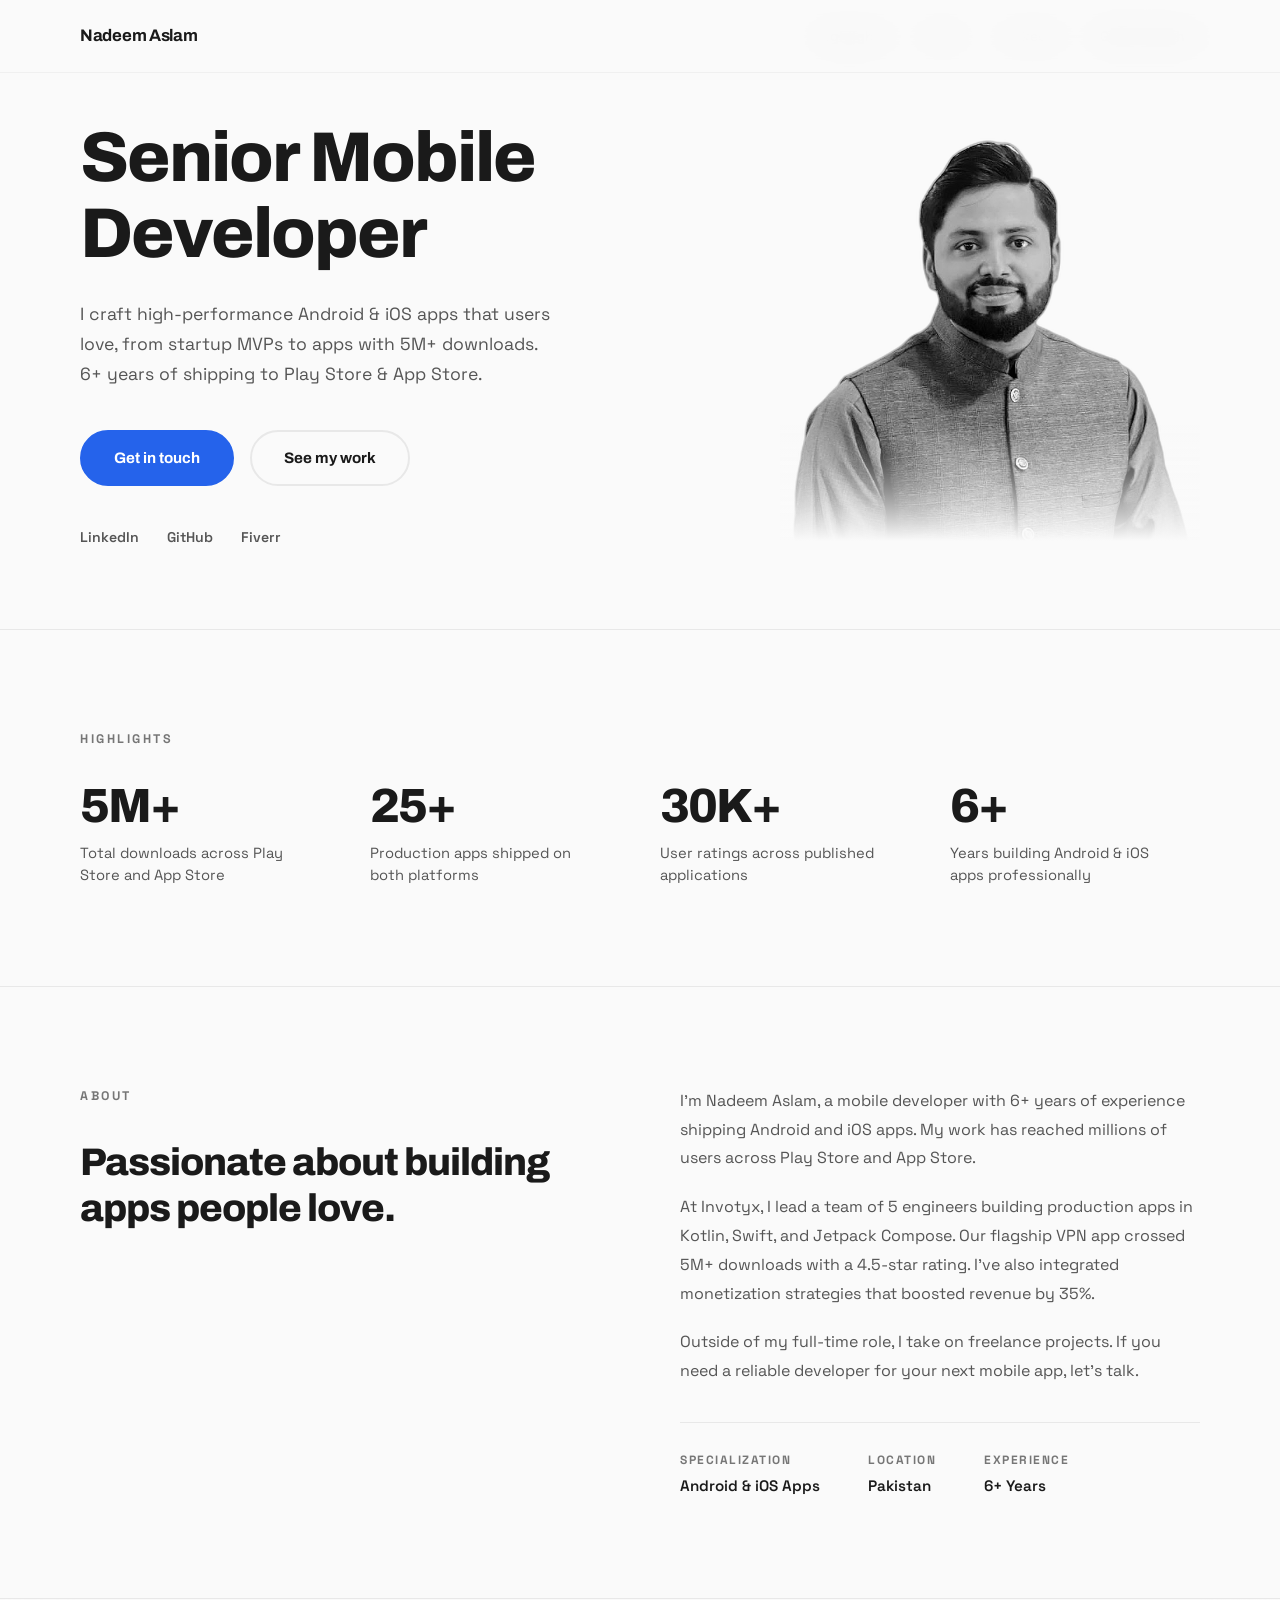
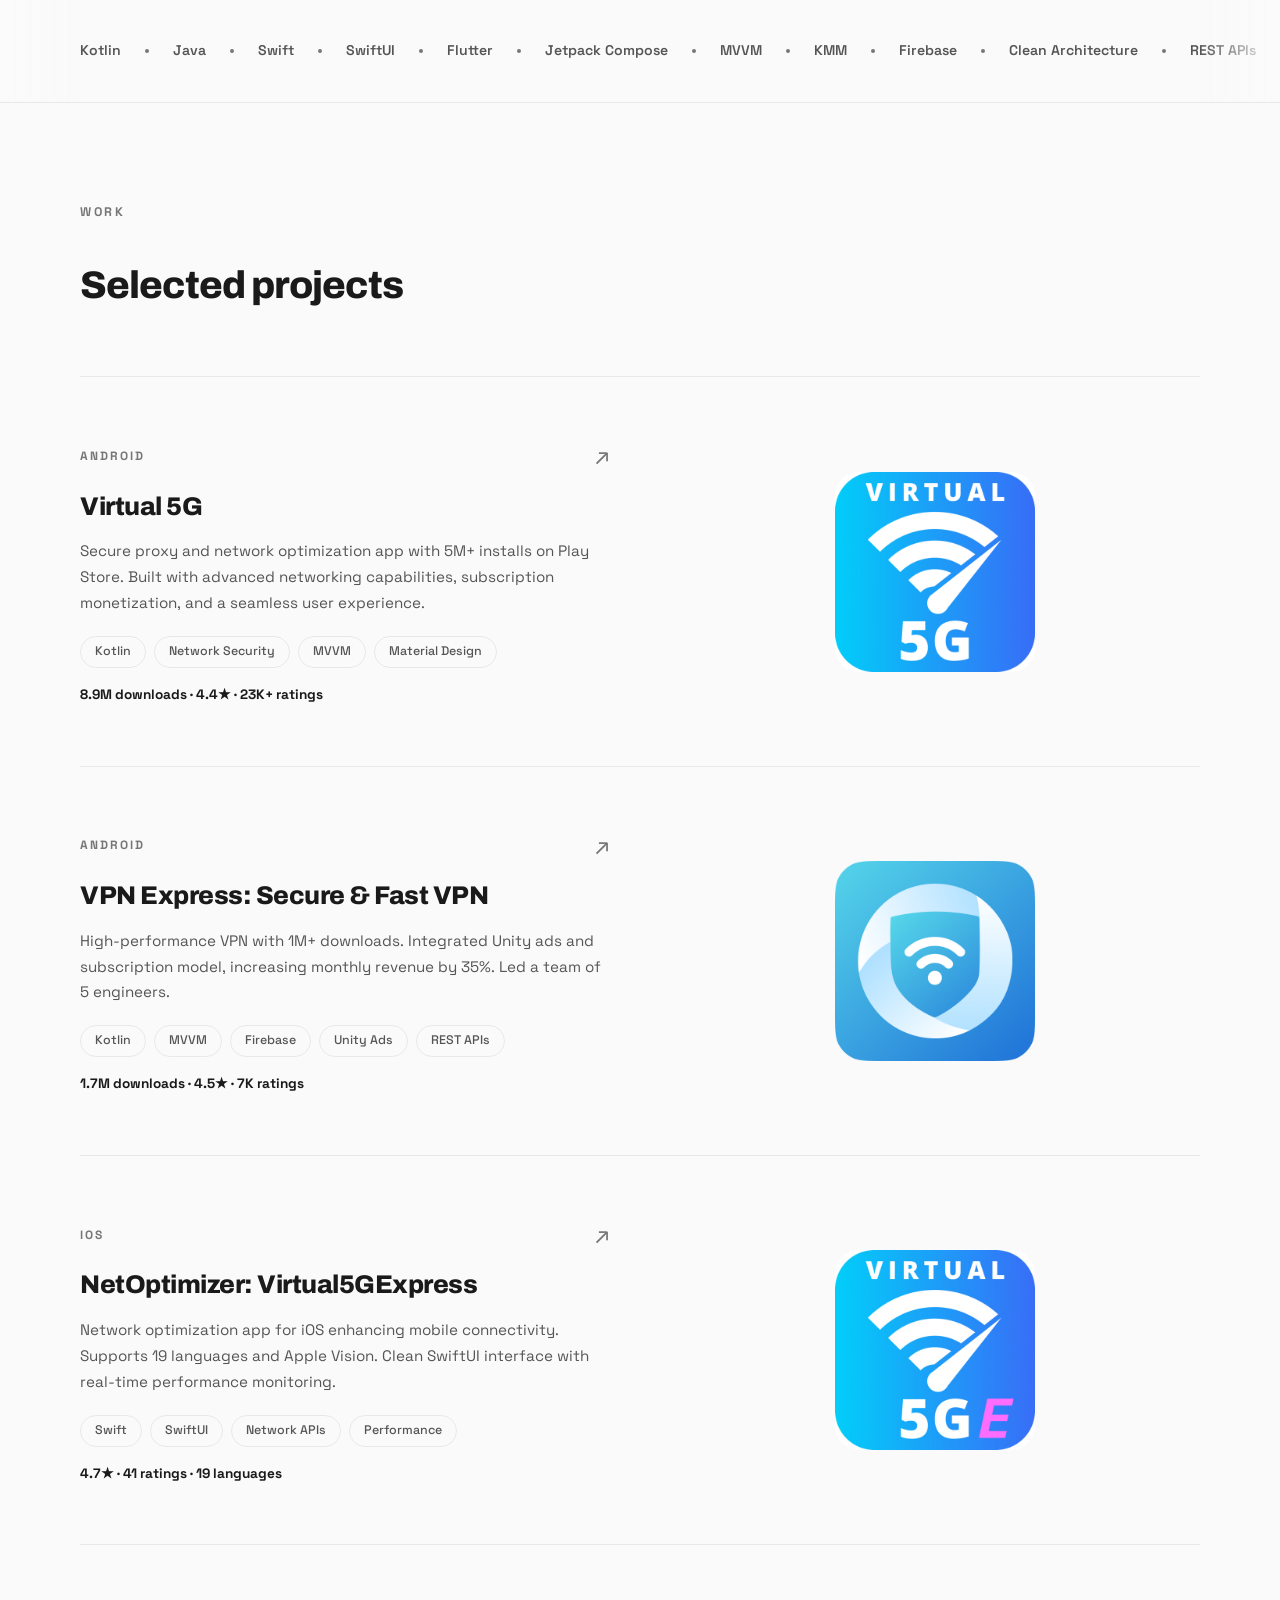
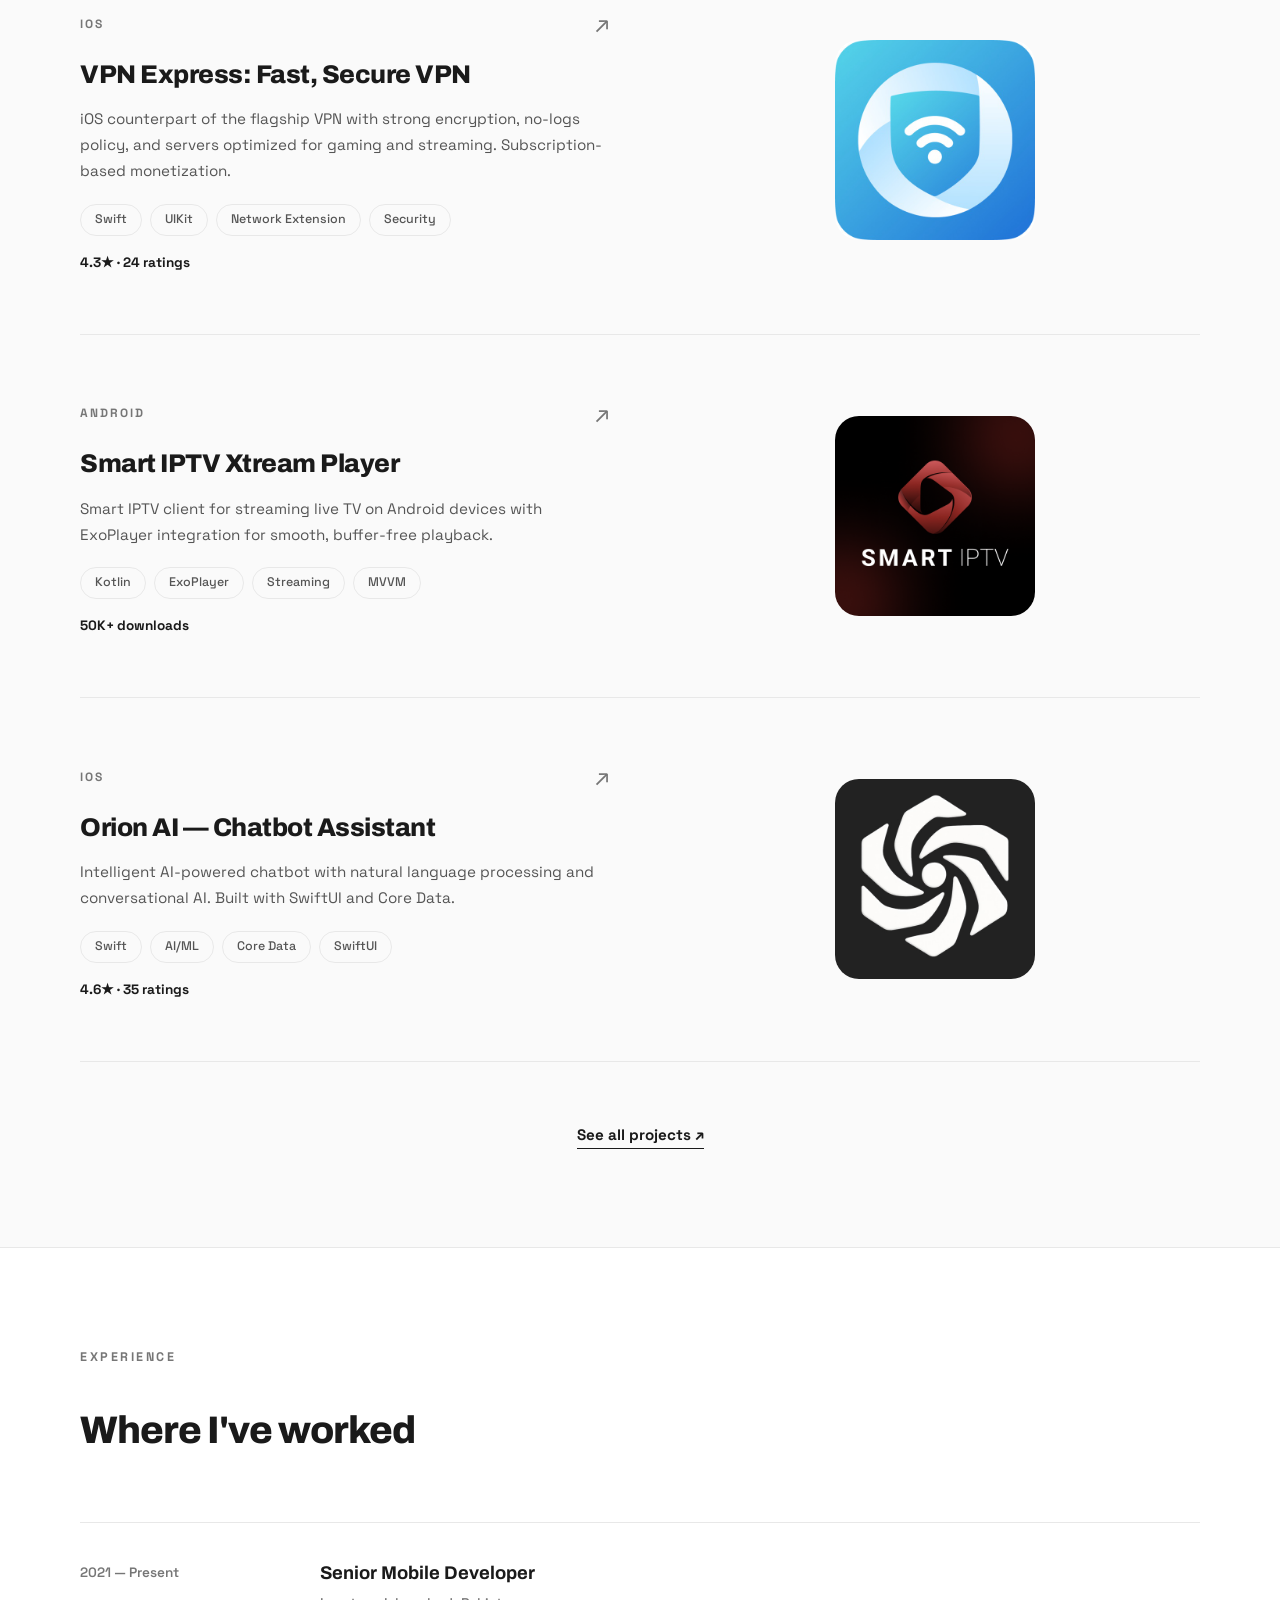
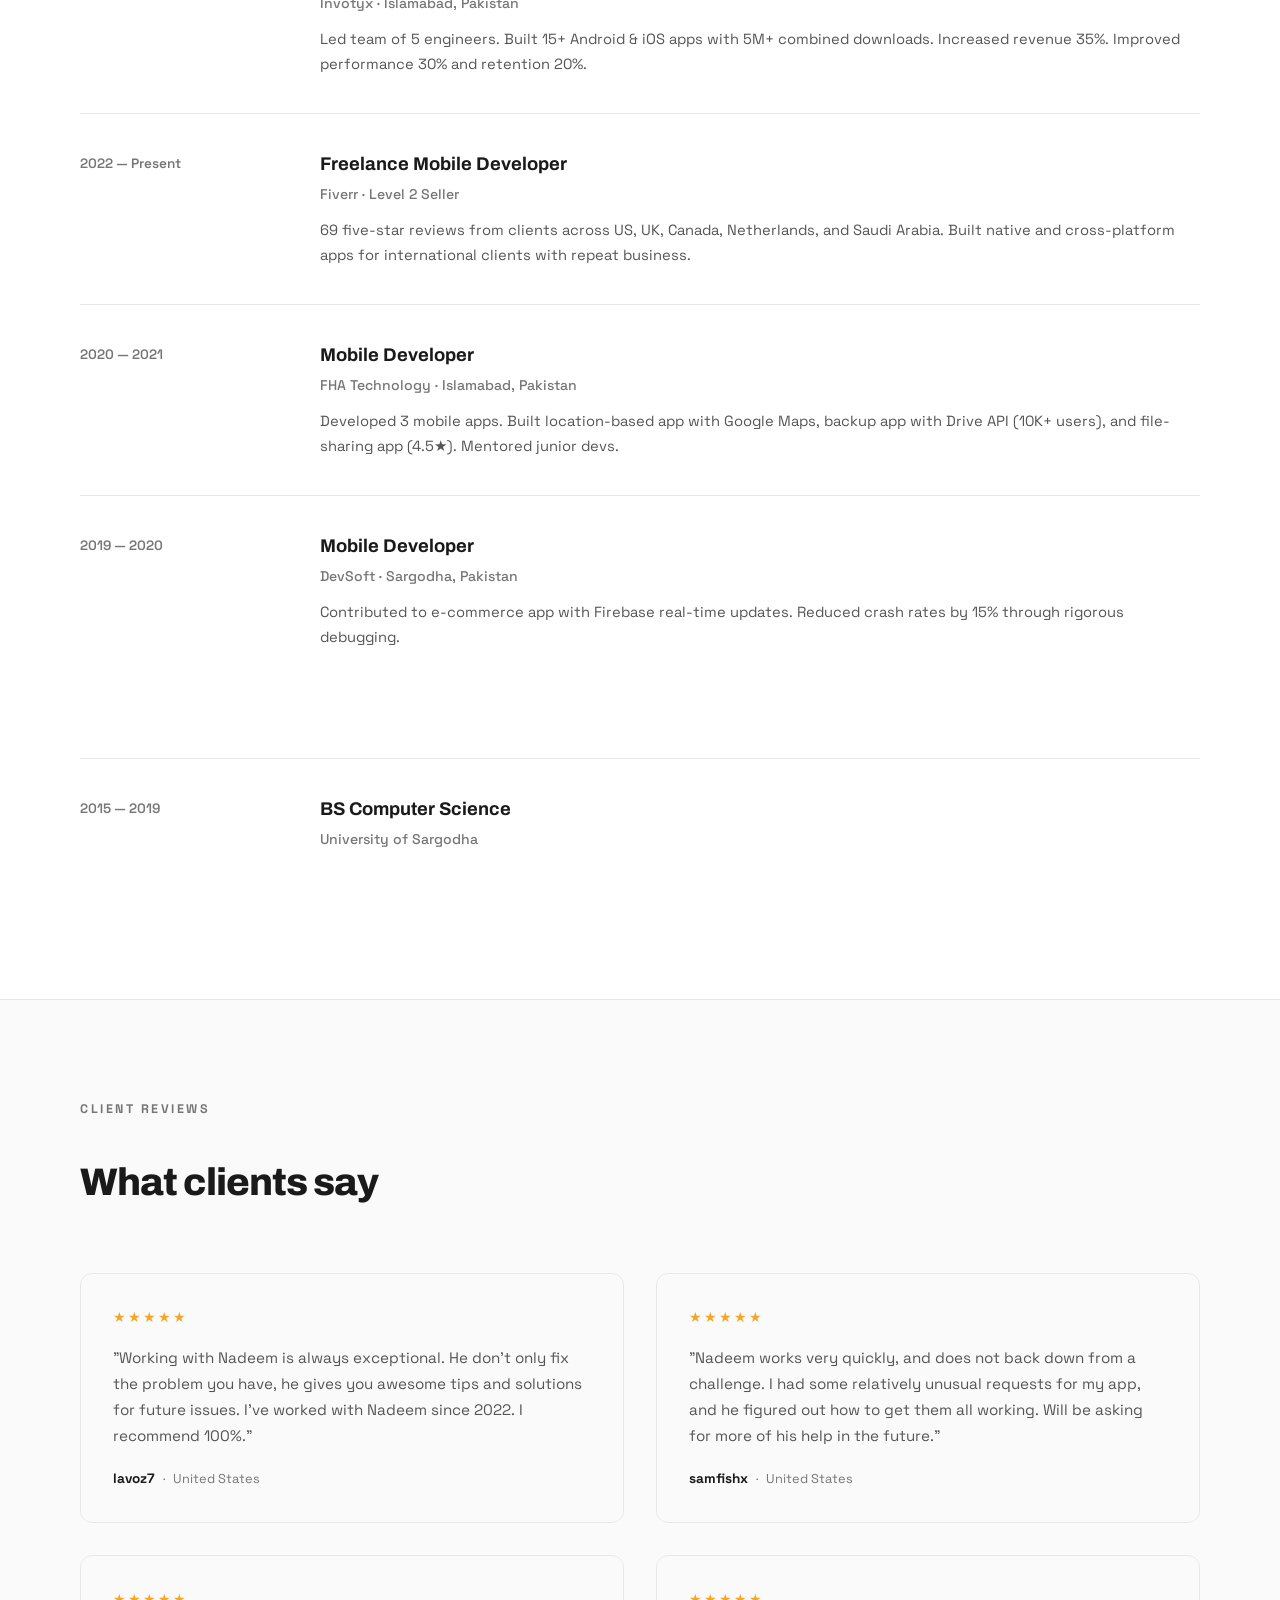
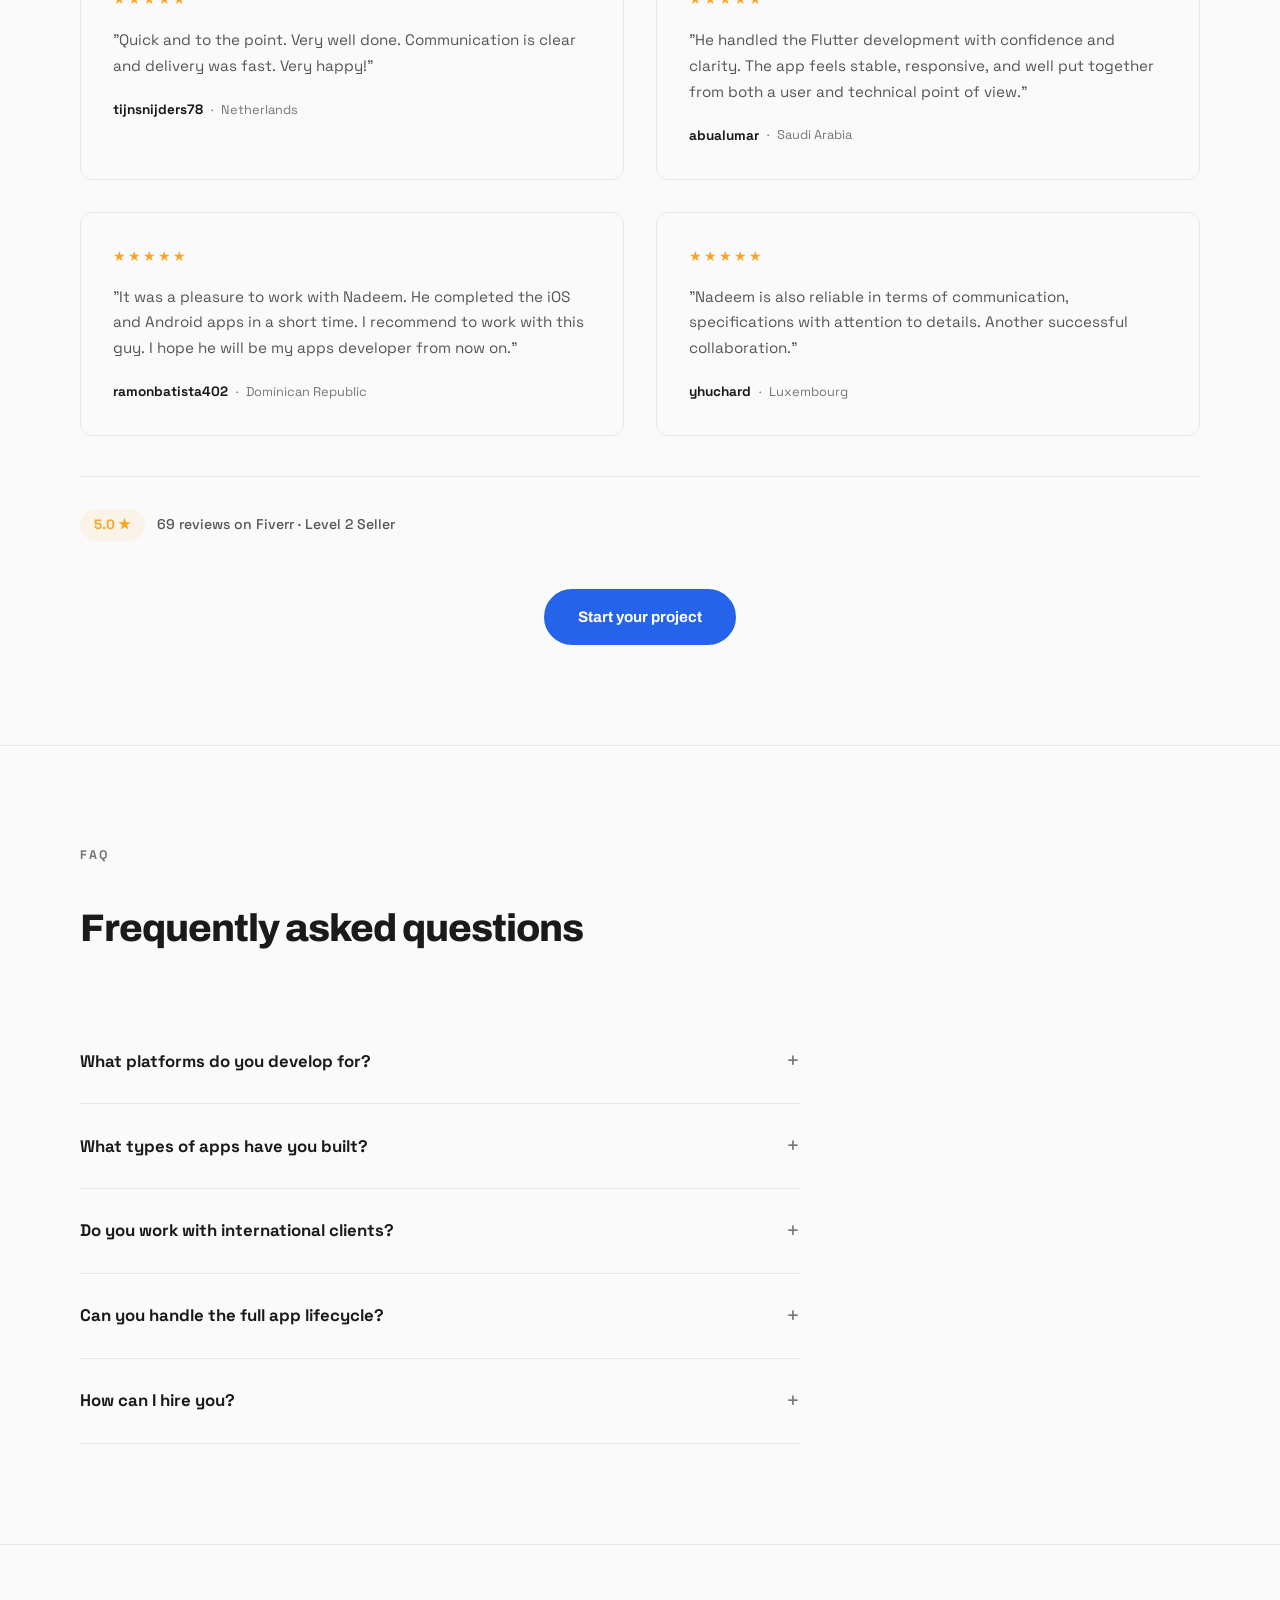
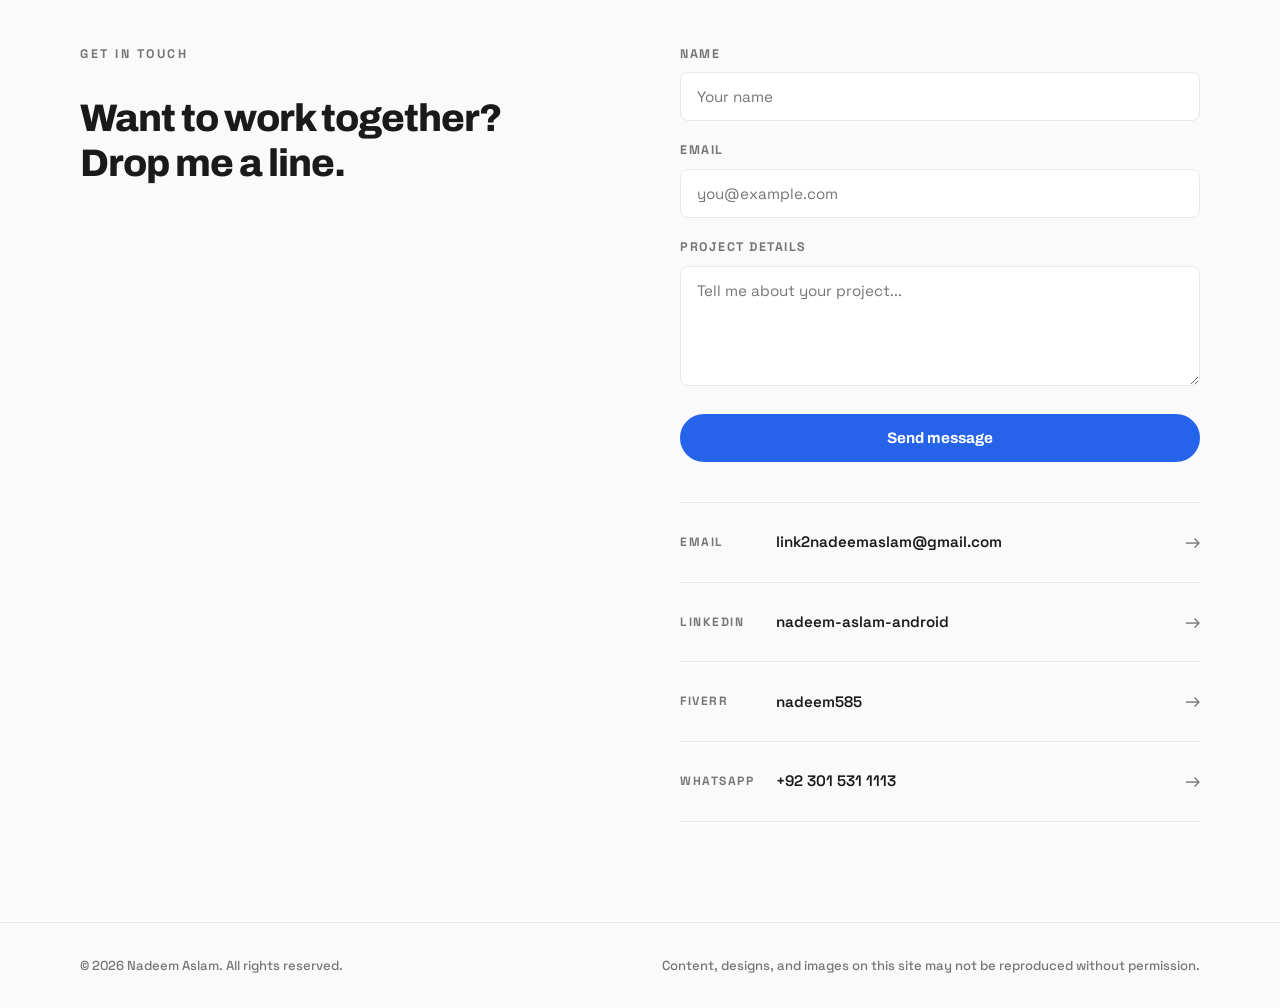
<file: index.html>
<!DOCTYPE html>
<html lang="en">
<head>
  <meta charset="UTF-8">
  <meta name="viewport" content="width=device-width, initial-scale=1.0">
  <!-- Google Analytics -->
  <script async src="https://www.googletagmanager.com/gtag/js?id=G-YRKZKPN515"></script>
  <script>
    window.dataLayer = window.dataLayer || [];
    function gtag(){dataLayer.push(arguments);}
    gtag('js', new Date());
    gtag('config', 'G-YRKZKPN515');
  </script>
  <link rel="icon" href="favicon.ico" sizes="32x32">
  <link rel="icon" href="assets/favicon-192.png" sizes="192x192" type="image/png">
  <link rel="apple-touch-icon" href="assets/favicon-180.png">
  <title>Nadeem Aslam | Senior Mobile Developer — Android & iOS</title>
  <meta name="description" content="Nadeem Aslam — Senior Mobile Developer with 6+ years building Android and iOS apps. 5M+ downloads, 25+ published apps. Expert in Kotlin, Swift, Flutter, Jetpack Compose. Hire for freelance mobile development.">
  <meta name="keywords" content="Nadeem Aslam, Android developer, iOS developer, mobile developer, Kotlin developer, Swift developer, Flutter developer, freelance mobile developer, mobile app developer Pakistan, Play Store apps, App Store apps, Jetpack Compose, SwiftUI, React Native, hire mobile developer">
  <meta name="author" content="Nadeem Aslam">
  <meta name="robots" content="index, follow">
  <link rel="canonical" href="https://nadeemaslam.dev/">

  <!-- Open Graph -->
  <meta property="og:type" content="website">
  <meta property="og:title" content="Nadeem Aslam | Senior Mobile Developer — Android & iOS">
  <meta property="og:description" content="Senior Mobile Developer with 6+ years of experience. 5M+ downloads across Play Store and App Store. Available for freelance projects.">
  <meta property="og:url" content="https://nadeemaslam.dev/">
  <meta property="og:image" content="https://nadeemaslam.dev/assets/portrait.png">
  <meta property="og:site_name" content="Nadeem Aslam Portfolio">

  <!-- Twitter Card -->
  <meta name="twitter:card" content="summary_large_image">
  <meta name="twitter:title" content="Nadeem Aslam | Senior Mobile Developer">
  <meta name="twitter:description" content="Senior Mobile Developer with 6+ years. 5M+ downloads, 25+ apps on Play Store & App Store.">
  <meta name="twitter:image" content="https://nadeemaslam.dev/assets/portrait.png">

  <!-- Structured Data: Person -->
  <script type="application/ld+json">
  {
    "@context": "https://schema.org",
    "@type": "Person",
    "name": "Nadeem Aslam",
    "jobTitle": "Senior Mobile Developer",
    "description": "Senior Mobile Developer specializing in Android and iOS app development with 6+ years of experience, 5M+ downloads, and 25+ published apps on Play Store and App Store.",
    "url": "https://nadeemaslam.dev",
    "image": "https://nadeemaslam.dev/assets/portrait.png",
    "email": "link2nadeemaslam@gmail.com",
    "telephone": "+923015311113",
    "address": {
      "@type": "PostalAddress",
      "addressCountry": "PK",
      "addressLocality": "Islamabad"
    },
    "sameAs": [
      "https://www.linkedin.com/in/nadeem-aslam-android/",
      "https://github.com/RanaNadeemAslam",
      "https://www.fiverr.com/nadeem585",
      "https://play.google.com/store/apps/developer?id=Adara+Inc&hl=en",
      "https://apps.apple.com/us/developer/adara-networks/id1743034595"
    ],
    "knowsAbout": ["Android Development", "iOS Development", "Kotlin", "Java", "Swift", "SwiftUI", "Flutter", "Jetpack Compose", "React Native", "Firebase", "MVVM", "Clean Architecture", "KMM", "Mobile App Development", "VPN Apps", "Streaming Apps", "AI Chatbot Apps"],
    "alumniOf": {
      "@type": "CollegeOrUniversity",
      "name": "University of Sargodha"
    },
    "worksFor": {
      "@type": "Organization",
      "name": "Invotyx"
    },
    "hasCredential": {
      "@type": "EducationalOccupationalCredential",
      "credentialCategory": "degree",
      "name": "BS Computer Science"
    }
  }
  </script>

  <!-- Structured Data: Freelance Service -->
  <script type="application/ld+json">
  {
    "@context": "https://schema.org",
    "@type": "ProfessionalService",
    "name": "Nadeem Aslam - Mobile App Development",
    "url": "https://nadeemaslam.dev",
    "description": "Custom Android and iOS app development. Native apps in Kotlin and Swift, cross-platform apps in Flutter and React Native. From MVP to production with Play Store and App Store deployment.",
    "areaServed": "Worldwide",
    "priceRange": "$$",
    "aggregateRating": {
      "@type": "AggregateRating",
      "ratingValue": "5.0",
      "reviewCount": "69",
      "bestRating": "5"
    },
    "makesOffer": [
      { "@type": "Offer", "itemOffered": { "@type": "Service", "name": "Android App Development (Kotlin, Java)" } },
      { "@type": "Offer", "itemOffered": { "@type": "Service", "name": "iOS App Development (Swift, SwiftUI)" } },
      { "@type": "Offer", "itemOffered": { "@type": "Service", "name": "Cross-Platform Development (Flutter, React Native)" } },
      { "@type": "Offer", "itemOffered": { "@type": "Service", "name": "VPN & Networking Apps" } },
      { "@type": "Offer", "itemOffered": { "@type": "Service", "name": "AI & Chatbot Apps" } },
      { "@type": "Offer", "itemOffered": { "@type": "Service", "name": "Streaming & IPTV Apps" } }
    ]
  }
  </script>

  <!-- Structured Data: FAQ -->
  <script type="application/ld+json">
  {
    "@context": "https://schema.org",
    "@type": "FAQPage",
    "mainEntity": [
      {
        "@type": "Question",
        "name": "Who is Nadeem Aslam?",
        "acceptedAnswer": {
          "@type": "Answer",
          "text": "Nadeem Aslam is a Senior Mobile Developer with 6+ years of experience building Android and iOS apps. He has 5M+ downloads across Play Store and App Store, 25+ published apps, and a 5.0 rating with 69 reviews on Fiverr as a Level 2 Seller."
        }
      },
      {
        "@type": "Question",
        "name": "What mobile development services does Nadeem Aslam offer?",
        "acceptedAnswer": {
          "@type": "Answer",
          "text": "Nadeem offers native Android development (Kotlin, Java), native iOS development (Swift, SwiftUI), and cross-platform development (Flutter, React Native). He specializes in VPN apps, streaming/IPTV apps, AI chatbot apps, and network optimization tools."
        }
      },
      {
        "@type": "Question",
        "name": "How can I hire Nadeem Aslam for mobile app development?",
        "acceptedAnswer": {
          "@type": "Answer",
          "text": "You can hire Nadeem through Fiverr (fiverr.com/nadeem585), via email at link2nadeemaslam@gmail.com, or through WhatsApp. He works with clients worldwide and has delivered projects for clients in the US, UK, Canada, Netherlands, Saudi Arabia, and more."
        }
      },
      {
        "@type": "Question",
        "name": "What are Nadeem Aslam's most popular apps?",
        "acceptedAnswer": {
          "@type": "Answer",
          "text": "His most popular apps include Virtual 5G (8.9M downloads, 4.4 stars), VPN Express (1.7M downloads, 4.5 stars), NetOptimizer for iOS (4.7 stars, 19 languages), Smart IPTV Xtream Player (91K downloads), and Orion AI Chatbot Assistant (4.6 stars)."
        }
      },
      {
        "@type": "Question",
        "name": "What technologies does Nadeem Aslam use?",
        "acceptedAnswer": {
          "@type": "Answer",
          "text": "Nadeem works with Kotlin, Java, Swift, SwiftUI, Flutter, Jetpack Compose, Kotlin Multiplatform (KMM), React Native, Firebase, MVVM architecture, Clean Architecture, REST APIs, Room Database, Core Data, ExoPlayer, and Unity Ads integration."
        }
      }
    ]
  }
  </script>

  <link rel="preconnect" href="https://fonts.googleapis.com">
  <link rel="preconnect" href="https://fonts.gstatic.com" crossorigin>
  <link href="https://fonts.googleapis.com/css2?family=Archivo:wght@400;500;600;700;800&family=Space+Grotesk:wght@400;500;600;700&display=swap" rel="stylesheet">
  <link rel="stylesheet" href="style.css">
</head>
<body>

  <a href="#main" class="skip-to-content">Skip to content</a>

  <!-- Nav -->
  <div class="nav-backdrop" id="navBackdrop"></div>
  <div class="nav-links" id="navLinks">
    <a href="#highlights">Highlights</a>
    <a href="work.html">Work</a>
    <a href="https://www.linkedin.com/in/nadeem-aslam-android/" target="_blank" rel="noopener">LinkedIn</a>
    <a href="#contact" class="nav-cta">Get in touch &rarr;</a>
  </div>
  <nav class="nav">
    <div class="nav-inner">
      <a href="#" class="nav-logo">Nadeem Aslam</a>
      <button class="nav-toggle" id="navToggle" aria-label="Menu" aria-expanded="false">
        <span></span><span></span><span></span>
      </button>
    </div>
  </nav>

  <main id="main">

  <!-- Hero -->
  <header class="hero" id="hero">
    <div class="hero-inner">
      <div class="hero-text">
        <h1>Senior Mobile<br>Developer</h1>
        <p class="hero-sub">I craft high-performance Android & iOS apps that users love, from startup MVPs to apps with 5M+ downloads. 6+ years of shipping to Play Store & App Store.</p>
        <div class="hero-actions">
          <a href="#contact" class="btn-primary">Get in touch</a>
          <a href="work.html" class="btn-secondary">See my work</a>
        </div>
        <div class="hero-meta">
          <div class="hero-socials">
            <a href="https://www.linkedin.com/in/nadeem-aslam-android/" target="_blank" rel="noopener">LinkedIn</a>
            <a href="https://github.com/RanaNadeemAslam" target="_blank" rel="noopener">GitHub</a>
            <a href="https://www.fiverr.com/nadeem585" target="_blank" rel="noopener">Fiverr</a>
          </div>
        </div>
      </div>
      <div class="hero-portrait">
        <img src="assets/portrait.png" alt="Nadeem Aslam" class="portrait-img" width="721" height="709">
      </div>
    </div>
  </header>

  <!-- Highlights -->
  <section class="highlights" id="highlights">
    <div class="section-inner">
      <div class="section-label">Highlights</div>
      <div class="highlights-grid">
        <div class="highlight-card">
          <span class="highlight-number">5M+</span>
          <p>Total downloads across Play Store and App Store</p>
        </div>
        <div class="highlight-card">
          <span class="highlight-number">25+</span>
          <p>Production apps shipped on both platforms</p>
        </div>
        <div class="highlight-card">
          <span class="highlight-number">30K+</span>
          <p>User ratings across published applications</p>
        </div>
        <div class="highlight-card">
          <span class="highlight-number">6+</span>
          <p>Years building Android & iOS apps professionally</p>
        </div>
      </div>
    </div>
  </section>

  <!-- About -->
  <section class="about" id="about">
    <div class="section-inner">
      <div class="about-layout">
        <div class="about-left">
          <div class="section-label">About</div>
          <h2>Passionate about building apps people love.</h2>
        </div>
        <div class="about-right">
          <p>I'm Nadeem Aslam, a mobile developer with 6+ years of experience shipping Android and iOS apps. My work has reached millions of users across Play Store and App Store.</p>
          <p>At Invotyx, I lead a team of 5 engineers building production apps in Kotlin, Swift, and Jetpack Compose. Our flagship VPN app crossed 5M+ downloads with a 4.5-star rating. I've also integrated monetization strategies that boosted revenue by 35%.</p>
          <p>Outside of my full-time role, I take on freelance projects. If you need a reliable developer for your next mobile app, let's talk.</p>
          <div class="about-details">
            <div><strong>Specialization</strong><span>Android & iOS Apps</span></div>
            <div><strong>Location</strong><span>Pakistan</span></div>
            <div><strong>Experience</strong><span>6+ Years</span></div>
          </div>
        </div>
      </div>
    </div>
  </section>

  <!-- Skills strip -->
  <section class="skills-strip">
    <div class="section-inner">
      <div class="strip-scroll">
        <span>Kotlin</span>
        <span class="strip-dot"></span>
        <span>Java</span>
        <span class="strip-dot"></span>
        <span>Swift</span>
        <span class="strip-dot"></span>
        <span>SwiftUI</span>
        <span class="strip-dot"></span>
        <span>Flutter</span>
        <span class="strip-dot"></span>
        <span>Jetpack Compose</span>
        <span class="strip-dot"></span>
        <span>MVVM</span>
        <span class="strip-dot"></span>
        <span>KMM</span>
        <span class="strip-dot"></span>
        <span>Firebase</span>
        <span class="strip-dot"></span>
        <span>Clean Architecture</span>
        <span class="strip-dot"></span>
        <span>REST APIs</span>
        <span class="strip-dot"></span>
        <span>Material Design</span>
        <span class="strip-dot"></span>
        <span>CI/CD</span>
      </div>
    </div>
  </section>

  <!-- Work / Projects -->
  <section class="work" id="work">
    <div class="section-inner">
      <div class="section-label">Work</div>
      <h2 class="work-heading">Selected projects</h2>

      <!-- Project 1: Virtual 5G — top performer -->
      <a href="https://play.google.com/store/apps/details?id=com.adaranet.android.droidproxyclient2" target="_blank" rel="noopener" class="project">
        <div class="project-content">
          <div class="project-top">
            <span class="project-platform">Android</span>
            <span class="project-arrow">&nearr;</span>
          </div>
          <h3>Virtual 5G</h3>
          <p>Secure proxy and network optimization app with 5M+ installs on Play Store. Built with advanced networking capabilities, subscription monetization, and a seamless user experience.</p>
          <div class="project-tags">
            <span>Kotlin</span><span>Network Security</span><span>MVVM</span><span>Material Design</span>
          </div>
          <div class="project-stat">8.9M downloads &middot; 4.4★ &middot; 23K+ ratings</div>
        </div>
        <div class="project-visual">
          <img src="assets/icon-virtual5g.png" alt="Virtual 5G" class="project-icon" width="512" height="512" loading="lazy">
        </div>
      </a>

      <!-- Project 2: VPN Express Android -->
      <a href="https://play.google.com/store/apps/details?id=com.adaranet.vgep" target="_blank" rel="noopener" class="project reverse">
        <div class="project-visual">
          <img src="assets/icon-vgep.png" alt="VPN Express" class="project-icon" width="512" height="512" loading="lazy">
        </div>
        <div class="project-content">
          <div class="project-top">
            <span class="project-platform">Android</span>
            <span class="project-arrow">&nearr;</span>
          </div>
          <h3>VPN Express: Secure & Fast VPN</h3>
          <p>High-performance VPN with 1M+ downloads. Integrated Unity ads and subscription model, increasing monthly revenue by 35%. Led a team of 5 engineers.</p>
          <div class="project-tags">
            <span>Kotlin</span><span>MVVM</span><span>Firebase</span><span>Unity Ads</span><span>REST APIs</span>
          </div>
          <div class="project-stat">1.7M downloads &middot; 4.5★ &middot; 7K ratings</div>
        </div>
      </a>

      <!-- Project 3: NetOptimizer iOS -->
      <a href="https://apps.apple.com/us/app/netoptimizer-virtual5gexpress/id6499292158" target="_blank" rel="noopener" class="project">
        <div class="project-content">
          <div class="project-top">
            <span class="project-platform">iOS</span>
            <span class="project-arrow">&nearr;</span>
          </div>
          <h3>NetOptimizer: Virtual5GExpress</h3>
          <p>Network optimization app for iOS enhancing mobile connectivity. Supports 19 languages and Apple Vision. Clean SwiftUI interface with real-time performance monitoring.</p>
          <div class="project-tags">
            <span>Swift</span><span>SwiftUI</span><span>Network APIs</span><span>Performance</span>
          </div>
          <div class="project-stat">4.7★ &middot; 41 ratings &middot; 19 languages</div>
        </div>
        <div class="project-visual">
          <img src="assets/icon-netoptimizer-ios.png" alt="NetOptimizer" class="project-icon" width="512" height="512" loading="lazy">
        </div>
      </a>

      <!-- Project 4: VPN Express iOS -->
      <a href="https://apps.apple.com/us/app/vpn-express-fast-secure-vpn/id6740760260" target="_blank" rel="noopener" class="project reverse">
        <div class="project-visual">
          <img src="assets/icon-vpnexpress-ios.png" alt="VPN Express iOS" class="project-icon" width="512" height="512" loading="lazy">
        </div>
        <div class="project-content">
          <div class="project-top">
            <span class="project-platform">iOS</span>
            <span class="project-arrow">&nearr;</span>
          </div>
          <h3>VPN Express: Fast, Secure VPN</h3>
          <p>iOS counterpart of the flagship VPN with strong encryption, no-logs policy, and servers optimized for gaming and streaming. Subscription-based monetization.</p>
          <div class="project-tags">
            <span>Swift</span><span>UIKit</span><span>Network Extension</span><span>Security</span>
          </div>
          <div class="project-stat">4.3★ &middot; 24 ratings</div>
        </div>
      </a>

      <!-- Project 5: Smart IPTV -->
      <a href="https://play.google.com/store/apps/details?id=com.invotyx.tv.smartiptv" target="_blank" rel="noopener" class="project">
        <div class="project-content">
          <div class="project-top">
            <span class="project-platform">Android</span>
            <span class="project-arrow">&nearr;</span>
          </div>
          <h3>Smart IPTV Xtream Player</h3>
          <p>Smart IPTV client for streaming live TV on Android devices with ExoPlayer integration for smooth, buffer-free playback.</p>
          <div class="project-tags">
            <span>Kotlin</span><span>ExoPlayer</span><span>Streaming</span><span>MVVM</span>
          </div>
          <div class="project-stat">50K+ downloads</div>
        </div>
        <div class="project-visual">
          <img src="assets/icon-smartiptv.png" alt="Smart IPTV" class="project-icon" width="512" height="512" loading="lazy">
        </div>
      </a>

      <!-- Project 6: Orion AI -->
      <a href="https://apps.apple.com/us/app/orion-ai-chatbot-assistant/id6744879088" target="_blank" rel="noopener" class="project reverse">
        <div class="project-visual">
          <img src="assets/icon-orion-ios.png" alt="Orion AI" class="project-icon" width="512" height="512" loading="lazy">
        </div>
        <div class="project-content">
          <div class="project-top">
            <span class="project-platform">iOS</span>
            <span class="project-arrow">&nearr;</span>
          </div>
          <h3>Orion AI — Chatbot Assistant</h3>
          <p>Intelligent AI-powered chatbot with natural language processing and conversational AI. Built with SwiftUI and Core Data.</p>
          <div class="project-tags">
            <span>Swift</span><span>AI/ML</span><span>Core Data</span><span>SwiftUI</span>
          </div>
          <div class="project-stat">4.6★ &middot; 35 ratings</div>
        </div>
      </a>

      <!-- More projects link -->
      <div class="more-work">
        <a href="work.html" class="more-work-link">See all projects &nearr;</a>
      </div>
    </div>
  </section>

  <!-- Experience -->
  <section class="experience" id="experience">
    <div class="section-inner">
      <div class="section-label">Experience</div>
      <h2 class="work-heading">Where I've worked</h2>

      <div class="exp-list">
        <div class="exp-item">
          <div class="exp-left">
            <span class="exp-date">2021 — Present</span>
          </div>
          <div class="exp-right">
            <h3>Senior Mobile Developer</h3>
            <span class="exp-company">Invotyx &middot; Islamabad, Pakistan</span>
            <p>Led team of 5 engineers. Built 15+ Android & iOS apps with 5M+ combined downloads. Increased revenue 35%. Improved performance 30% and retention 20%.</p>
          </div>
        </div>
        <div class="exp-item">
          <div class="exp-left">
            <span class="exp-date">2022 — Present</span>
          </div>
          <div class="exp-right">
            <h3>Freelance Mobile Developer</h3>
            <span class="exp-company">Fiverr &middot; Level 2 Seller</span>
            <p>69 five-star reviews from clients across US, UK, Canada, Netherlands, and Saudi Arabia. Built native and cross-platform apps for international clients with repeat business.</p>
          </div>
        </div>
        <div class="exp-item">
          <div class="exp-left">
            <span class="exp-date">2020 — 2021</span>
          </div>
          <div class="exp-right">
            <h3>Mobile Developer</h3>
            <span class="exp-company">FHA Technology &middot; Islamabad, Pakistan</span>
            <p>Developed 3 mobile apps. Built location-based app with Google Maps, backup app with Drive API (10K+ users), and file-sharing app (4.5★). Mentored junior devs.</p>
          </div>
        </div>
        <div class="exp-item">
          <div class="exp-left">
            <span class="exp-date">2019 — 2020</span>
          </div>
          <div class="exp-right">
            <h3>Mobile Developer</h3>
            <span class="exp-company">DevSoft &middot; Sargodha, Pakistan</span>
            <p>Contributed to e-commerce app with Firebase real-time updates. Reduced crash rates by 15% through rigorous debugging.</p>
          </div>
        </div>
      </div>

      <div class="education">
        <div class="exp-item">
          <div class="exp-left">
            <span class="exp-date">2015 — 2019</span>
          </div>
          <div class="exp-right">
            <h3>BS Computer Science</h3>
            <span class="exp-company">University of Sargodha</span>
          </div>
        </div>
      </div>
    </div>
  </section>

  <!-- Testimonials -->
  <section class="testimonials" id="testimonials">
    <div class="section-inner">
      <div class="section-label">Client Reviews</div>
      <h2 class="work-heading">What clients say</h2>

      <div class="testimonial-grid">
        <div class="testimonial-card">
          <div class="testimonial-stars">&#9733;&#9733;&#9733;&#9733;&#9733;</div>
          <p>"Working with Nadeem is always exceptional. He don't only fix the problem you have, he gives you awesome tips and solutions for future issues. I've worked with Nadeem since 2022. I recommend 100%."</p>
          <div class="testimonial-author">
            <strong>lavoz7</strong>
            <span>United States</span>
          </div>
        </div>

        <div class="testimonial-card">
          <div class="testimonial-stars">&#9733;&#9733;&#9733;&#9733;&#9733;</div>
          <p>"Nadeem works very quickly, and does not back down from a challenge. I had some relatively unusual requests for my app, and he figured out how to get them all working. Will be asking for more of his help in the future."</p>
          <div class="testimonial-author">
            <strong>samfishx</strong>
            <span>United States</span>
          </div>
        </div>

        <div class="testimonial-card">
          <div class="testimonial-stars">&#9733;&#9733;&#9733;&#9733;&#9733;</div>
          <p>"Quick and to the point. Very well done. Communication is clear and delivery was fast. Very happy!"</p>
          <div class="testimonial-author">
            <strong>tijnsnijders78</strong>
            <span>Netherlands</span>
          </div>
        </div>

        <div class="testimonial-card">
          <div class="testimonial-stars">&#9733;&#9733;&#9733;&#9733;&#9733;</div>
          <p>"He handled the Flutter development with confidence and clarity. The app feels stable, responsive, and well put together from both a user and technical point of view."</p>
          <div class="testimonial-author">
            <strong>abualumar</strong>
            <span>Saudi Arabia</span>
          </div>
        </div>

        <div class="testimonial-card">
          <div class="testimonial-stars">&#9733;&#9733;&#9733;&#9733;&#9733;</div>
          <p>"It was a pleasure to work with Nadeem. He completed the iOS and Android apps in a short time. I recommend to work with this guy. I hope he will be my apps developer from now on."</p>
          <div class="testimonial-author">
            <strong>ramonbatista402</strong>
            <span>Dominican Republic</span>
          </div>
        </div>

        <div class="testimonial-card">
          <div class="testimonial-stars">&#9733;&#9733;&#9733;&#9733;&#9733;</div>
          <p>"Nadeem is also reliable in terms of communication, specifications with attention to details. Another successful collaboration."</p>
          <div class="testimonial-author">
            <strong>yhuchard</strong>
            <span>Luxembourg</span>
          </div>
        </div>
      </div>

      <div class="testimonial-summary">
        <span class="testimonial-badge">5.0 &#9733;</span>
        <span>69 reviews on Fiverr &middot; Level 2 Seller</span>
      </div>

      <div class="section-cta">
        <a href="#contact" class="btn-primary">Start your project</a>
      </div>
    </div>
  </section>

  <!-- FAQ -->
  <section class="faq" id="faq">
    <div class="section-inner">
      <div class="section-label">FAQ</div>
      <h2 class="work-heading">Frequently asked questions</h2>

      <div class="faq-list">
        <details class="faq-item">
          <summary>What platforms do you develop for?</summary>
          <p>I build native Android apps using Kotlin and Java, native iOS apps using Swift and SwiftUI, and cross-platform apps using Flutter and React Native. I also work with Kotlin Multiplatform (KMM) for shared business logic across platforms.</p>
        </details>

        <details class="faq-item">
          <summary>What types of apps have you built?</summary>
          <p>VPN and networking apps (8.9M+ downloads), streaming and IPTV players, AI chatbot assistants, healthcare apps, remote control apps, news aggregators, and business tools. My apps span Play Store and App Store with 5M+ total downloads.</p>
        </details>

        <details class="faq-item">
          <summary>Do you work with international clients?</summary>
          <p>Yes. I have 69 five-star reviews on Fiverr from clients in the US, UK, Canada, Netherlands, Saudi Arabia, Luxembourg, and Dominican Republic. I communicate in English and maintain a 1-hour average response time.</p>
        </details>

        <details class="faq-item">
          <summary>Can you handle the full app lifecycle?</summary>
          <p>Absolutely. I handle everything from ideation and architecture through development, testing, Play Store and App Store deployment, and post-launch maintenance. I've published 25+ apps across both stores.</p>
        </details>

        <details class="faq-item">
          <summary>How can I hire you?</summary>
          <p>You can reach me through WhatsApp, email at link2nadeemaslam@gmail.com, or hire me directly on Fiverr at fiverr.com/nadeem585. I'm available for both short-term projects and long-term contracts.</p>
        </details>
      </div>
    </div>
  </section>

  <!-- Contact -->
  <section class="contact" id="contact">
    <div class="section-inner">
      <div class="contact-layout">
        <div class="contact-left">
          <div class="section-label">Get in touch</div>
          <h2>Want to work together?<br>Drop me a line.</h2>
        </div>
        <div class="contact-right">
          <form class="contact-form" action="https://api.web3forms.com/submit" method="POST" id="contactForm">
            <input type="hidden" name="access_key" value="b8ca2502-971d-46b3-bc86-2b6f9c883d24">
            <input type="hidden" name="subject" value="New Portfolio Contact">
            <input type="checkbox" name="botcheck" class="sr-only" tabindex="-1" autocomplete="off">

            <div class="form-group">
              <label for="name">Name</label>
              <input type="text" id="name" name="name" placeholder="Your name" required>
            </div>
            <div class="form-group">
              <label for="email">Email</label>
              <input type="email" id="email" name="email" placeholder="you@example.com" required>
            </div>
            <div class="form-group">
              <label for="message">Project details</label>
              <textarea id="message" name="message" rows="4" placeholder="Tell me about your project..." required></textarea>
            </div>
            <button type="submit" class="btn-primary form-submit">Send message</button>
          </form>

          <div class="contact-links">
            <a href="mailto:link2nadeemaslam@gmail.com" class="contact-link">
              <span class="contact-link-label">Email</span>
              <span class="contact-link-value">link2nadeemaslam@gmail.com</span>
              <span class="contact-link-arrow">&rarr;</span>
            </a>
            <a href="https://www.linkedin.com/in/nadeem-aslam-android/" target="_blank" rel="noopener" class="contact-link">
              <span class="contact-link-label">LinkedIn</span>
              <span class="contact-link-value">nadeem-aslam-android</span>
              <span class="contact-link-arrow">&rarr;</span>
            </a>
            <a href="https://www.fiverr.com/nadeem585" target="_blank" rel="noopener" class="contact-link">
              <span class="contact-link-label">Fiverr</span>
              <span class="contact-link-value">nadeem585</span>
              <span class="contact-link-arrow">&rarr;</span>
            </a>
            <a href="https://wa.me/923015311113" target="_blank" rel="noopener" class="contact-link">
              <span class="contact-link-label">WhatsApp</span>
              <span class="contact-link-value">+92 301 531 1113</span>
              <span class="contact-link-arrow">&rarr;</span>
            </a>
          </div>
        </div>
      </div>
    </div>
  </section>

  </main>

  <!-- Footer -->
  <footer class="footer">
    <div class="section-inner footer-inner">
      <span>&copy; 2026 Nadeem Aslam. All rights reserved.</span>
      <span>Content, designs, and images on this site may not be reproduced without permission.</span>
    </div>
  </footer>

  <script src="script.js"></script>
</body>
</html>
</file>
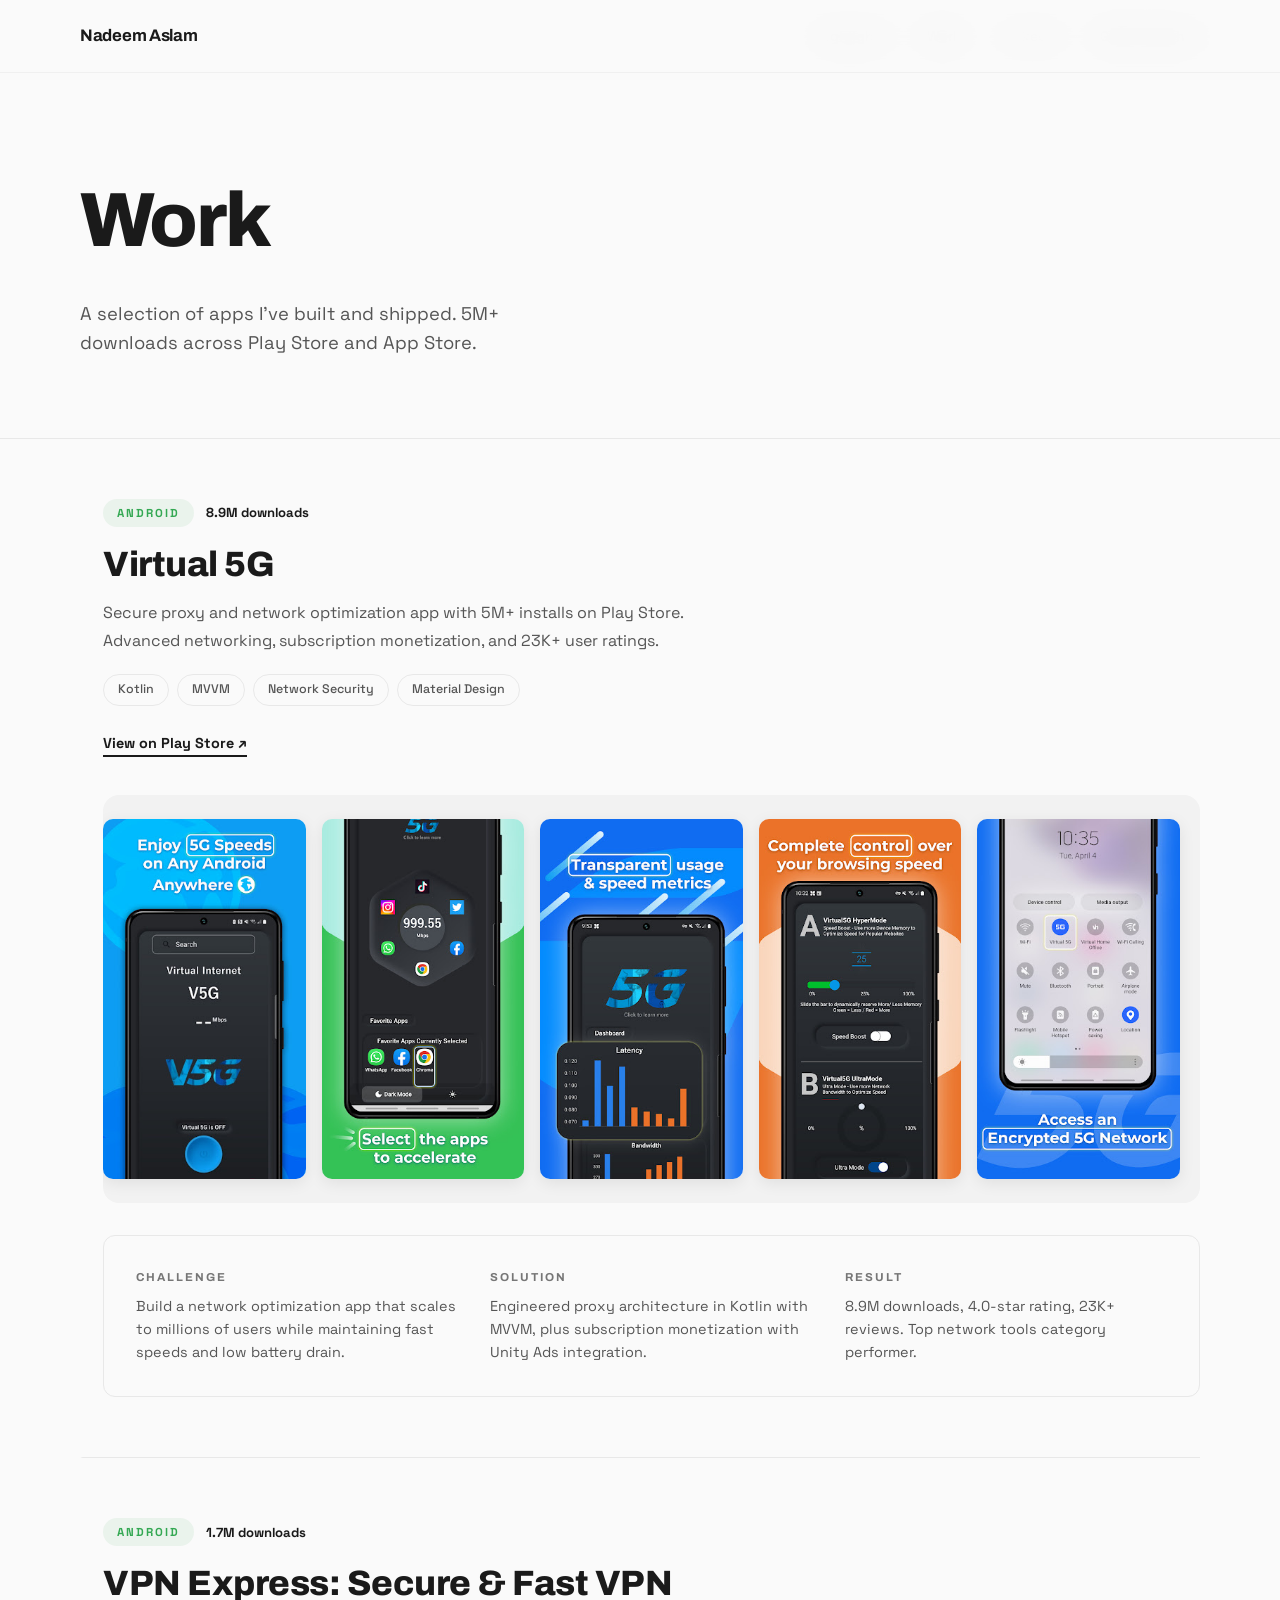
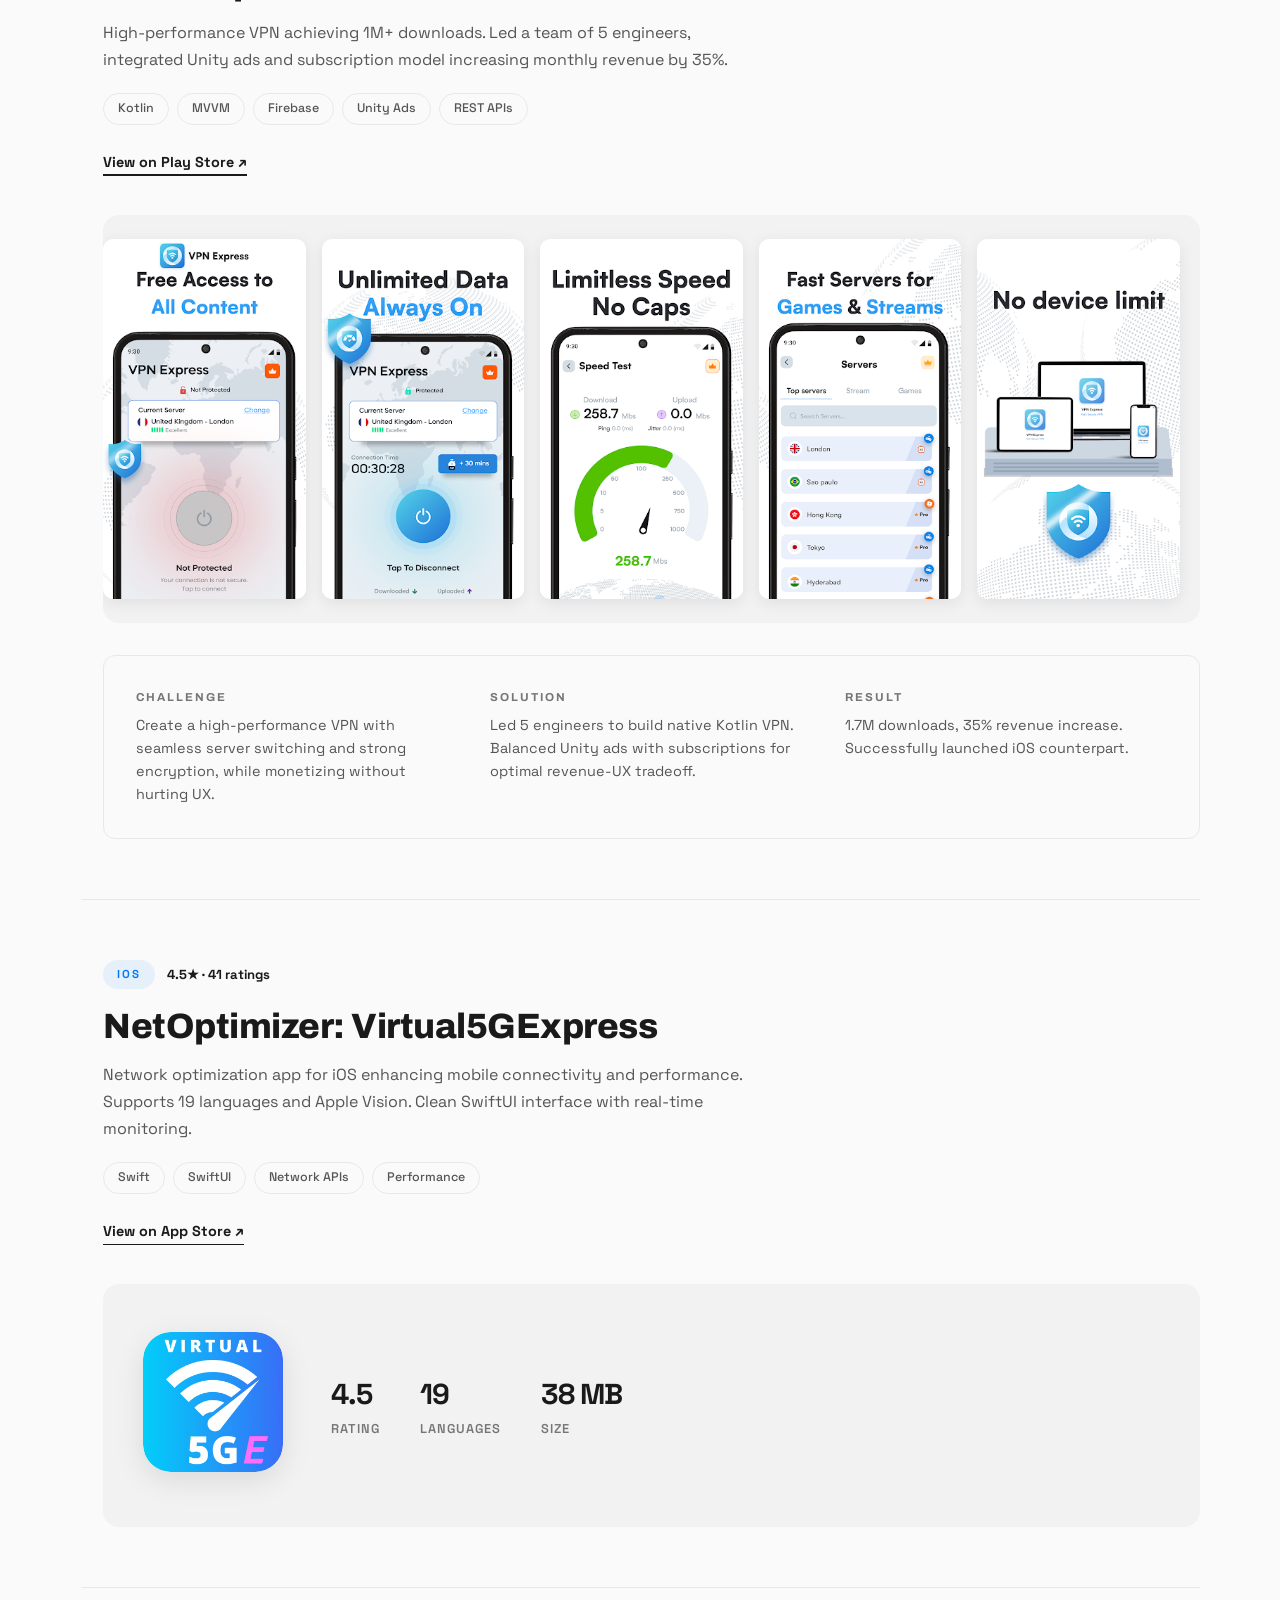
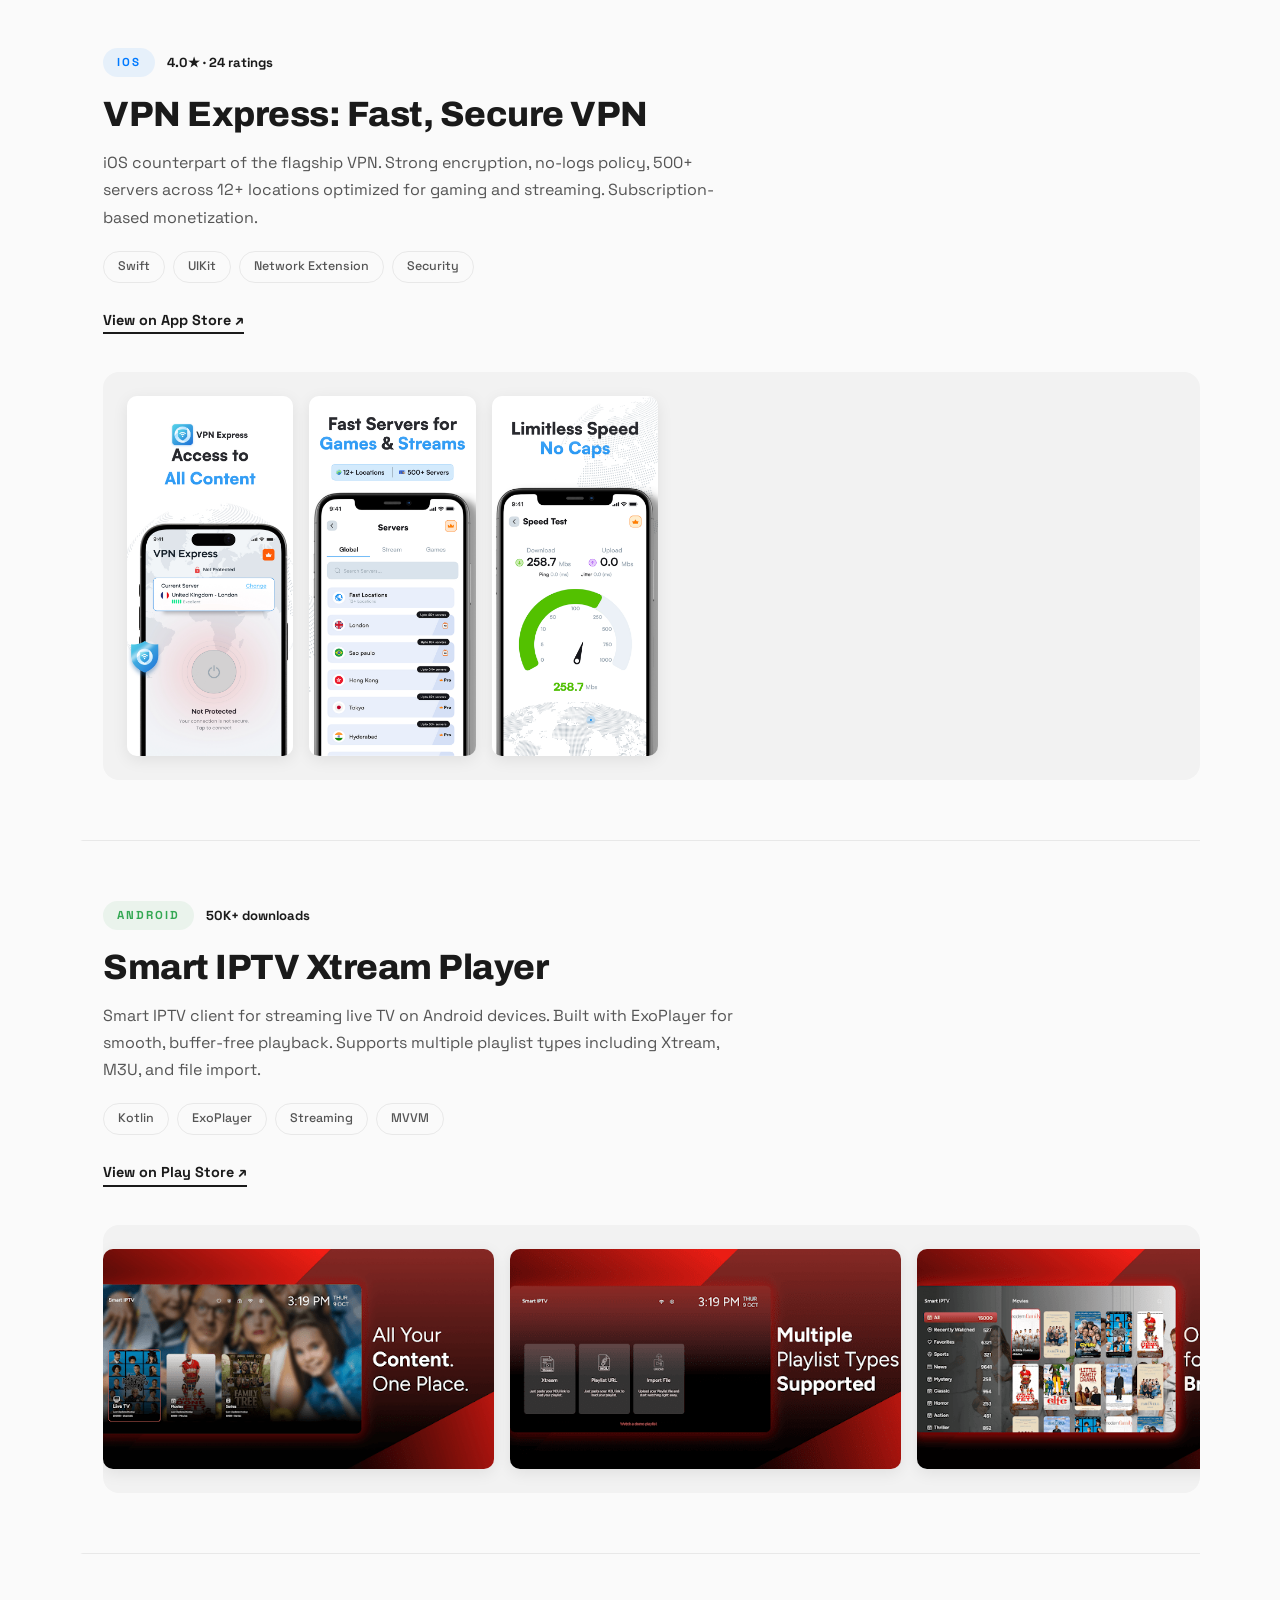
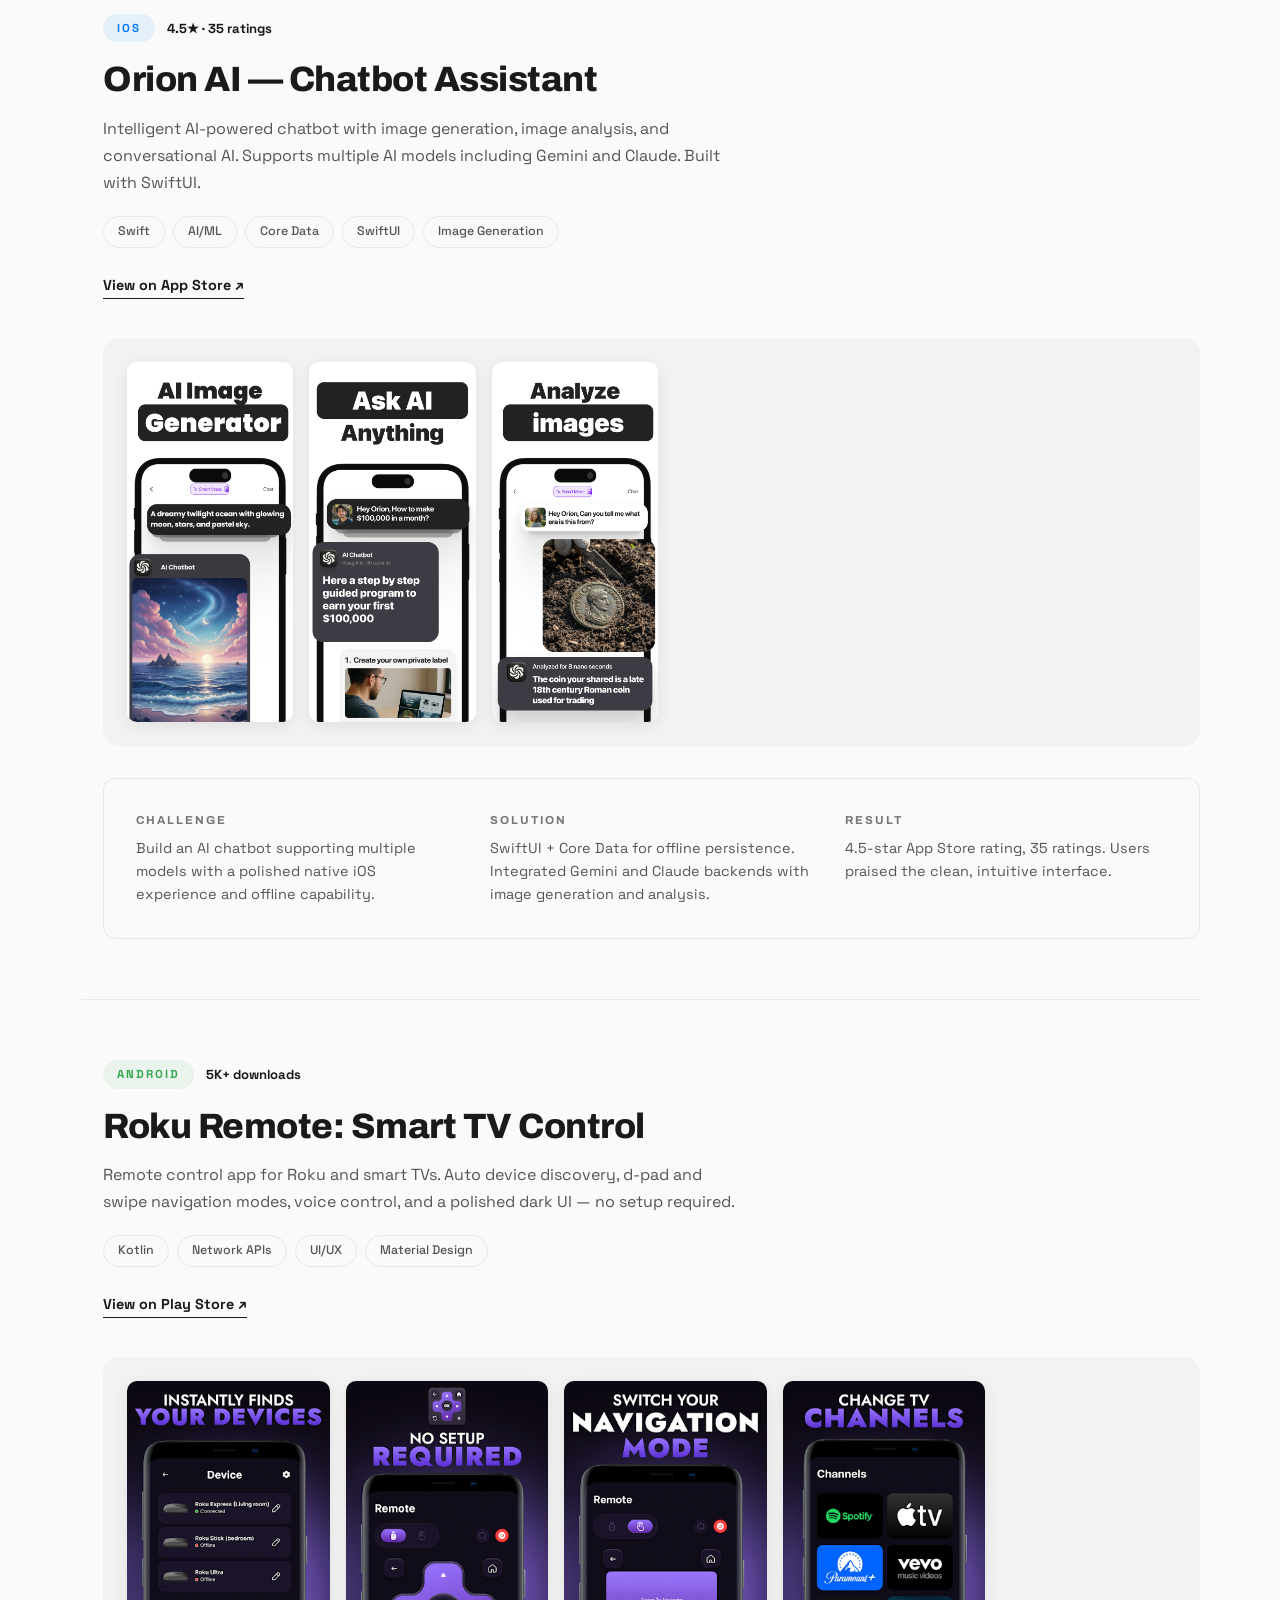
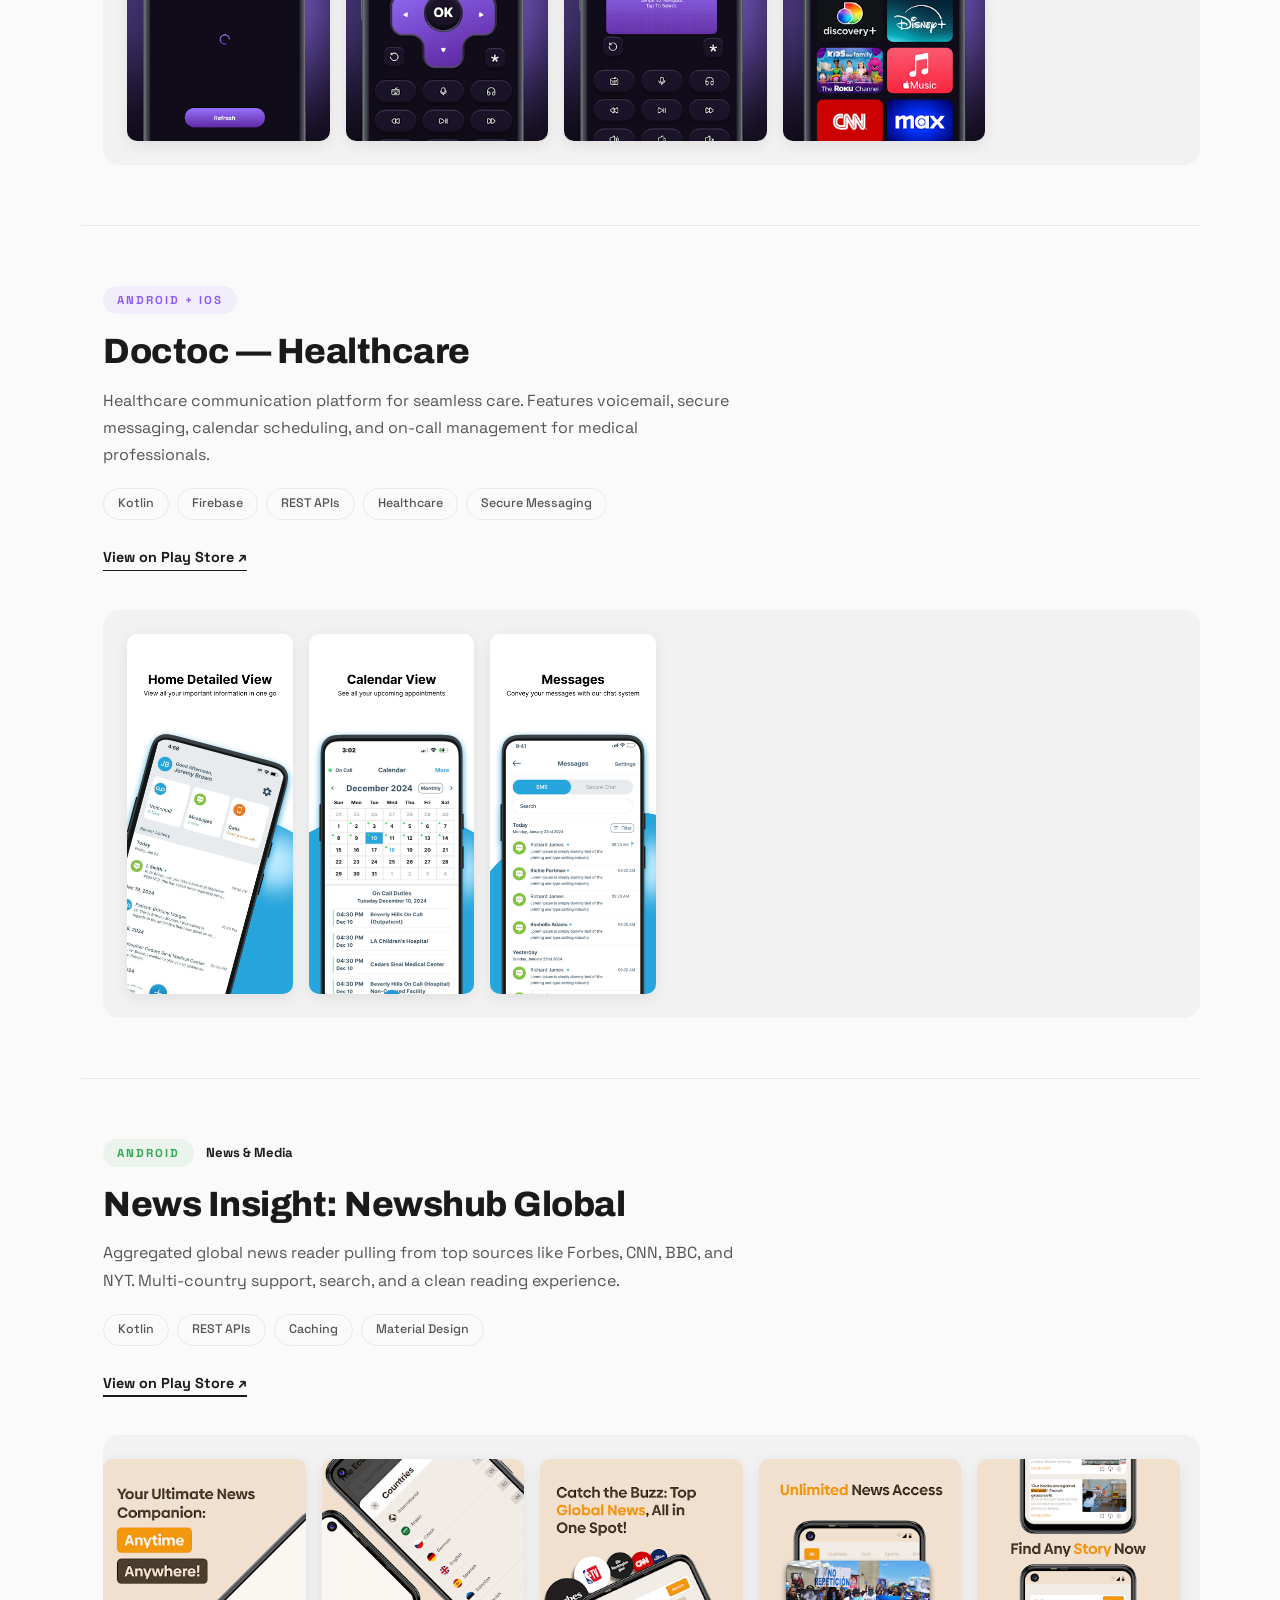
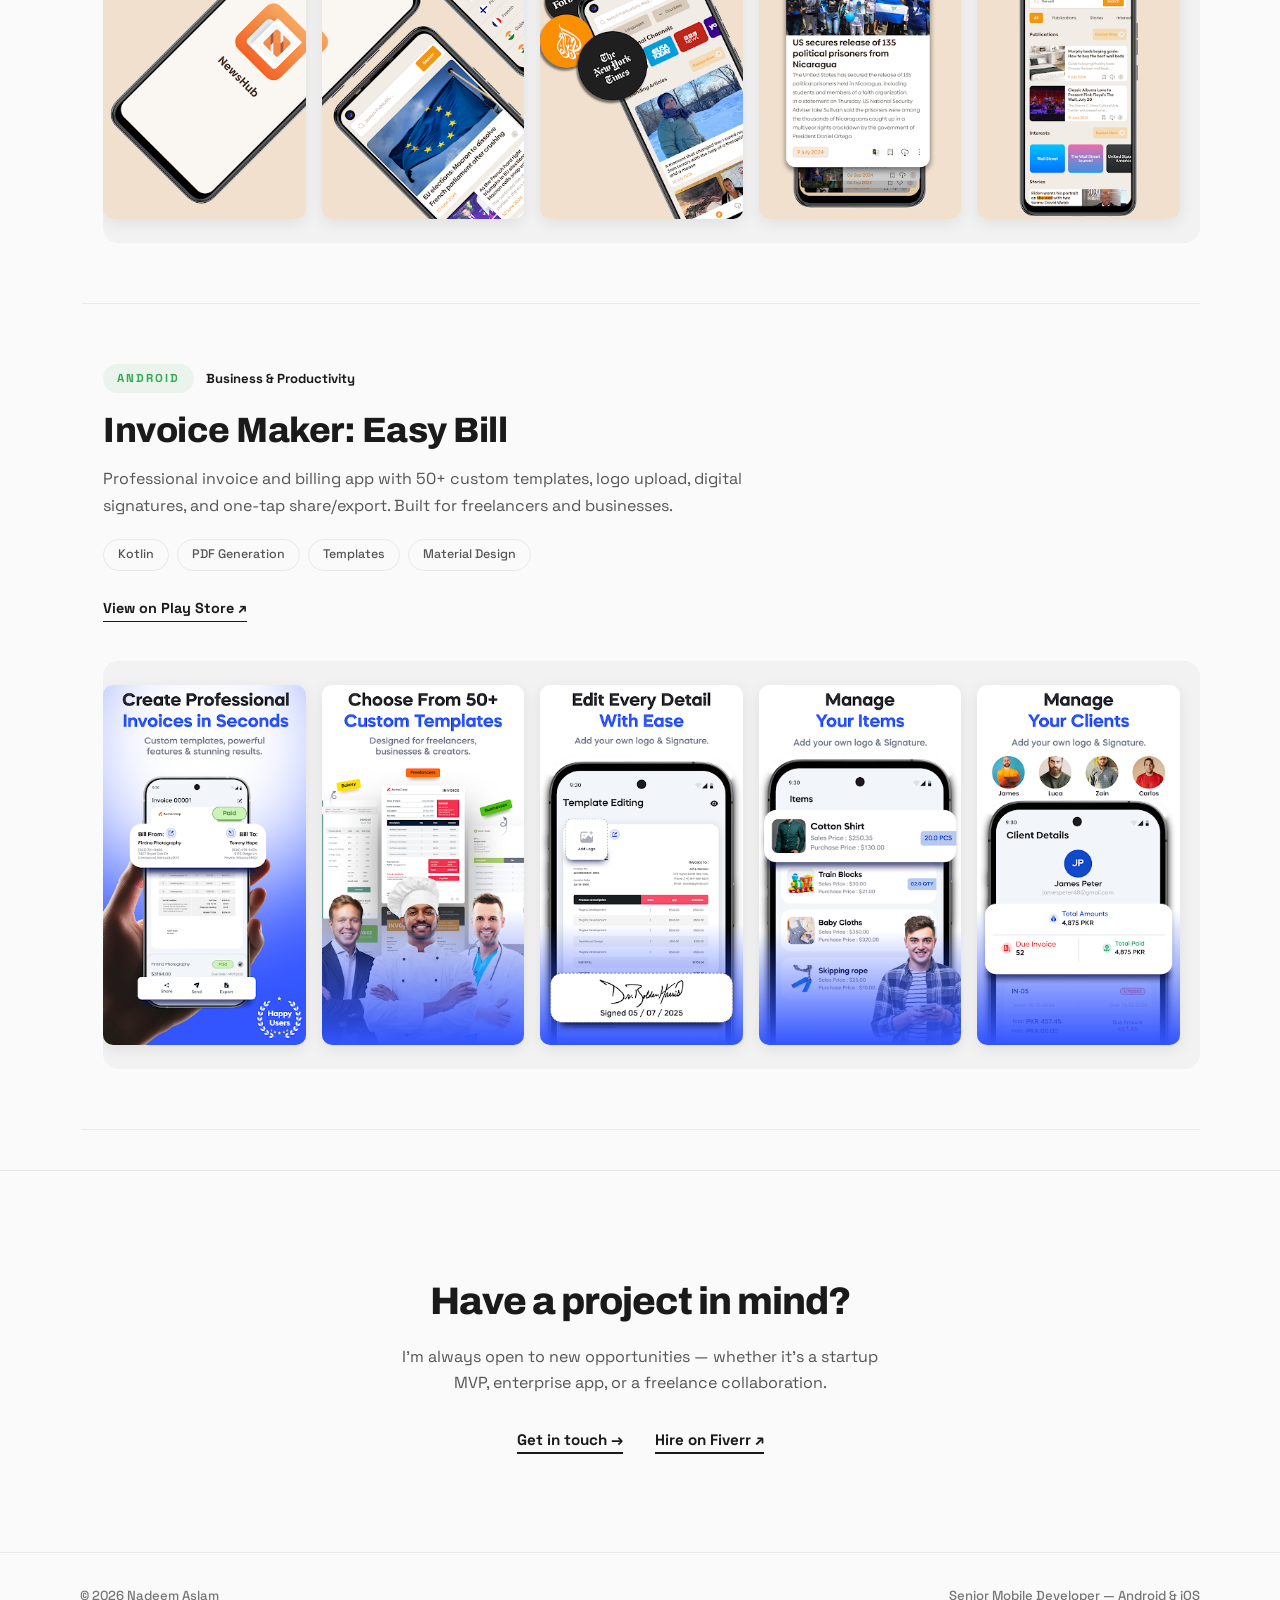
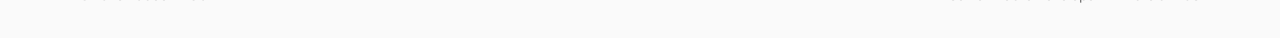
<file: work.html>
<!DOCTYPE html>
<html lang="en">
<head>
  <meta charset="UTF-8">
  <meta name="viewport" content="width=device-width, initial-scale=1.0">
  <!-- Google Analytics -->
  <script async src="https://www.googletagmanager.com/gtag/js?id=G-YRKZKPN515"></script>
  <script>
    window.dataLayer = window.dataLayer || [];
    function gtag(){dataLayer.push(arguments);}
    gtag('js', new Date());
    gtag('config', 'G-YRKZKPN515');
  </script>
  <link rel="icon" href="favicon.ico" sizes="32x32">
  <link rel="icon" href="assets/favicon-192.png" sizes="192x192" type="image/png">
  <link rel="apple-touch-icon" href="assets/favicon-180.png">
  <title>Work — Nadeem Aslam | Android & iOS Apps Portfolio</title>
  <meta name="description" content="Mobile apps built by Nadeem Aslam. Virtual 5G (8.9M downloads), VPN Express, Smart IPTV, Orion AI and more. Android and iOS development portfolio.">
  <meta name="keywords" content="Nadeem Aslam apps, Android apps portfolio, iOS apps portfolio, mobile developer work, Virtual 5G app, VPN Express app, Kotlin apps, Swift apps, Play Store developer">
  <meta name="author" content="Nadeem Aslam">
  <meta name="robots" content="index, follow">
  <link rel="canonical" href="https://nadeemaslam.dev/work.html">

  <!-- Open Graph -->
  <meta property="og:type" content="website">
  <meta property="og:title" content="Work — Nadeem Aslam | Android & iOS Apps Portfolio">
  <meta property="og:description" content="Mobile apps built by Nadeem Aslam. 5M+ downloads across Play Store and App Store.">
  <meta property="og:url" content="https://nadeemaslam.dev/work.html">
  <meta property="og:image" content="https://nadeemaslam.dev/assets/icon-virtual5g.png">

  <link rel="preconnect" href="https://fonts.googleapis.com">
  <link rel="preconnect" href="https://fonts.gstatic.com" crossorigin>
  <link href="https://fonts.googleapis.com/css2?family=Archivo:wght@400;500;600;700;800&family=Space+Grotesk:wght@400;500;600;700&display=swap" rel="stylesheet">
  <link rel="stylesheet" href="style.css">
  <link rel="stylesheet" href="work.css">
</head>
<body>

  <a href="#main" class="skip-to-content">Skip to content</a>

  <!-- Nav -->
  <div class="nav-backdrop" id="navBackdrop"></div>
  <div class="nav-links" id="navLinks">
    <a href="index.html#highlights">Highlights</a>
    <a href="work.html" class="nav-active">Work</a>
    <a href="https://www.linkedin.com/in/nadeem-aslam-android/" target="_blank" rel="noopener">LinkedIn</a>
    <a href="index.html#contact" class="nav-cta">Get in touch &rarr;</a>
  </div>
  <nav class="nav">
    <div class="nav-inner">
      <a href="index.html" class="nav-logo">Nadeem Aslam</a>
      <button class="nav-toggle" id="navToggle" aria-label="Menu" aria-expanded="false">
        <span></span><span></span><span></span>
      </button>
    </div>
  </nav>

  <main id="main">

  <!-- Page Header -->
  <header class="work-hero">
    <div class="section-inner">
      <h1>Work</h1>
      <p>A selection of apps I've built and shipped. 5M+ downloads across Play Store and App Store.</p>
    </div>
  </header>

  <!-- Project Cards -->
  <section class="work-grid">
    <div class="section-inner">

      <!-- Virtual 5G -->
      <a href="https://play.google.com/store/apps/details?id=com.adaranet.android.droidproxyclient2" target="_blank" rel="noopener" class="work-card">
        <div class="work-card-text">
          <div class="work-card-meta">
            <span class="work-tag">Android</span>
            <span class="work-tag-subtle">8.9M downloads</span>
          </div>
          <h2>Virtual 5G</h2>
          <p>Secure proxy and network optimization app with 5M+ installs on Play Store. Advanced networking, subscription monetization, and 23K+ user ratings.</p>
          <div class="work-card-chips">
            <span>Kotlin</span><span>MVVM</span><span>Network Security</span><span>Material Design</span>
          </div>
          <span class="work-card-link">View on Play Store &nearr;</span>
        </div>
        <div class="work-card-screens">
          <div class="screens-row">
            <img src="assets/ss-virtual5g-1.jpg" alt="Virtual 5G — Home screen" width="288" height="512" loading="lazy">
            <img src="assets/ss-virtual5g-2.jpg" alt="Virtual 5G — App acceleration" width="288" height="512" loading="lazy">
            <img src="assets/ss-virtual5g-3.jpg" alt="Virtual 5G — Settings" width="288" height="512" loading="lazy">
            <img src="assets/ss-virtual5g-4.jpg" alt="Virtual 5G — Speed Control" width="288" height="512" loading="lazy">
            <img src="assets/ss-virtual5g-5.jpg" alt="Virtual 5G — Modes" width="288" height="512" loading="lazy">
          </div>
        </div>
        <div class="case-study">
          <div class="case-study-item">
            <h4>Challenge</h4>
            <p>Build a network optimization app that scales to millions of users while maintaining fast speeds and low battery drain.</p>
          </div>
          <div class="case-study-item">
            <h4>Solution</h4>
            <p>Engineered proxy architecture in Kotlin with MVVM, plus subscription monetization with Unity Ads integration.</p>
          </div>
          <div class="case-study-item">
            <h4>Result</h4>
            <p>8.9M downloads, 4.0-star rating, 23K+ reviews. Top network tools category performer.</p>
          </div>
        </div>
      </a>

      <!-- VPN Express Android -->
      <a href="https://play.google.com/store/apps/details?id=com.adaranet.vgep" target="_blank" rel="noopener" class="work-card">
        <div class="work-card-text">
          <div class="work-card-meta">
            <span class="work-tag">Android</span>
            <span class="work-tag-subtle">1.7M downloads</span>
          </div>
          <h2>VPN Express: Secure & Fast VPN</h2>
          <p>High-performance VPN achieving 1M+ downloads. Led a team of 5 engineers, integrated Unity ads and subscription model increasing monthly revenue by 35%.</p>
          <div class="work-card-chips">
            <span>Kotlin</span><span>MVVM</span><span>Firebase</span><span>Unity Ads</span><span>REST APIs</span>
          </div>
          <span class="work-card-link">View on Play Store &nearr;</span>
        </div>
        <div class="work-card-screens">
          <div class="screens-row">
            <img src="assets/ss-vgep-1.jpg" alt="VPN Express — Connect" width="288" height="512" loading="lazy">
            <img src="assets/ss-vgep-2.jpg" alt="VPN Express — Protected" width="288" height="512" loading="lazy">
            <img src="assets/ss-vgep-3.jpg" alt="VPN Express — Servers" width="288" height="512" loading="lazy">
            <img src="assets/ss-vgep-4.jpg" alt="VPN Express — Server List" width="288" height="512" loading="lazy">
            <img src="assets/ss-vgep-5.jpg" alt="VPN Express — Features" width="288" height="512" loading="lazy">
          </div>
        </div>
        <div class="case-study">
          <div class="case-study-item">
            <h4>Challenge</h4>
            <p>Create a high-performance VPN with seamless server switching and strong encryption, while monetizing without hurting UX.</p>
          </div>
          <div class="case-study-item">
            <h4>Solution</h4>
            <p>Led 5 engineers to build native Kotlin VPN. Balanced Unity ads with subscriptions for optimal revenue-UX tradeoff.</p>
          </div>
          <div class="case-study-item">
            <h4>Result</h4>
            <p>1.7M downloads, 35% revenue increase. Successfully launched iOS counterpart.</p>
          </div>
        </div>
      </a>

      <!-- NetOptimizer iOS -->
      <a href="https://apps.apple.com/us/app/netoptimizer-virtual5gexpress/id6499292158" target="_blank" rel="noopener" class="work-card">
        <div class="work-card-text">
          <div class="work-card-meta">
            <span class="work-tag ios">iOS</span>
            <span class="work-tag-subtle">4.5★ · 41 ratings</span>
          </div>
          <h2>NetOptimizer: Virtual5GExpress</h2>
          <p>Network optimization app for iOS enhancing mobile connectivity and performance. Supports 19 languages and Apple Vision. Clean SwiftUI interface with real-time monitoring.</p>
          <div class="work-card-chips">
            <span>Swift</span><span>SwiftUI</span><span>Network APIs</span><span>Performance</span>
          </div>
          <span class="work-card-link">View on App Store &nearr;</span>
        </div>
        <div class="work-card-preview">
          <div class="preview-icon-large">
            <img src="assets/icon-netoptimizer-ios.png" alt="NetOptimizer icon" width="512" height="512" loading="lazy">
          </div>
          <div class="preview-stats">
            <div><strong>4.5</strong><span>Rating</span></div>
            <div><strong>19</strong><span>Languages</span></div>
            <div><strong>38 MB</strong><span>Size</span></div>
          </div>
        </div>
      </a>

      <!-- VPN Express iOS -->
      <a href="https://apps.apple.com/us/app/vpn-express-fast-secure-vpn/id6740760260" target="_blank" rel="noopener" class="work-card">
        <div class="work-card-text">
          <div class="work-card-meta">
            <span class="work-tag ios">iOS</span>
            <span class="work-tag-subtle">4.0★ · 24 ratings</span>
          </div>
          <h2>VPN Express: Fast, Secure VPN</h2>
          <p>iOS counterpart of the flagship VPN. Strong encryption, no-logs policy, 500+ servers across 12+ locations optimized for gaming and streaming. Subscription-based monetization.</p>
          <div class="work-card-chips">
            <span>Swift</span><span>UIKit</span><span>Network Extension</span><span>Security</span>
          </div>
          <span class="work-card-link">View on App Store &nearr;</span>
        </div>
        <div class="work-card-screens">
          <div class="screens-row">
            <img src="assets/ss-vpnexpress-ios-1.png" alt="VPN Express iOS — Home" width="1242" height="2688" loading="lazy">
            <img src="assets/ss-vpnexpress-ios-2.png" alt="VPN Express iOS — Servers" width="1242" height="2688" loading="lazy">
            <img src="assets/ss-vpnexpress-ios-3.png" alt="VPN Express iOS — Speed Test" width="1242" height="2688" loading="lazy">
          </div>
        </div>
      </a>

      <!-- Smart IPTV -->
      <a href="https://play.google.com/store/apps/details?id=com.invotyx.tv.smartiptv" target="_blank" rel="noopener" class="work-card">
        <div class="work-card-text">
          <div class="work-card-meta">
            <span class="work-tag">Android</span>
            <span class="work-tag-subtle">50K+ downloads</span>
          </div>
          <h2>Smart IPTV Xtream Player</h2>
          <p>Smart IPTV client for streaming live TV on Android devices. Built with ExoPlayer for smooth, buffer-free playback. Supports multiple playlist types including Xtream, M3U, and file import.</p>
          <div class="work-card-chips">
            <span>Kotlin</span><span>ExoPlayer</span><span>Streaming</span><span>MVVM</span>
          </div>
          <span class="work-card-link">View on Play Store &nearr;</span>
        </div>
        <div class="work-card-screens">
          <div class="screens-row landscape">
            <img src="assets/ss-smartiptv-1.jpg" alt="Smart IPTV — Home" width="512" height="288" loading="lazy">
            <img src="assets/ss-smartiptv-2.jpg" alt="Smart IPTV — Playlists" width="512" height="288" loading="lazy">
            <img src="assets/ss-smartiptv-3.jpg" alt="Smart IPTV — Player" width="512" height="288" loading="lazy">
          </div>
        </div>
      </a>

      <!-- Orion AI -->
      <a href="https://apps.apple.com/us/app/orion-ai-chatbot-assistant/id6744879088" target="_blank" rel="noopener" class="work-card">
        <div class="work-card-text">
          <div class="work-card-meta">
            <span class="work-tag ios">iOS</span>
            <span class="work-tag-subtle">4.5★ · 35 ratings</span>
          </div>
          <h2>Orion AI — Chatbot Assistant</h2>
          <p>Intelligent AI-powered chatbot with image generation, image analysis, and conversational AI. Supports multiple AI models including Gemini and Claude. Built with SwiftUI.</p>
          <div class="work-card-chips">
            <span>Swift</span><span>AI/ML</span><span>Core Data</span><span>SwiftUI</span><span>Image Generation</span>
          </div>
          <span class="work-card-link">View on App Store &nearr;</span>
        </div>
        <div class="work-card-screens">
          <div class="screens-row">
            <img src="assets/ss-orion-1.png" alt="Orion AI — AI Image Generator" width="1242" height="2688" loading="lazy">
            <img src="assets/ss-orion-2.png" alt="Orion AI — Ask AI Anything" width="1242" height="2688" loading="lazy">
            <img src="assets/ss-orion-3.png" alt="Orion AI — Analyze Images" width="1242" height="2688" loading="lazy">
          </div>
        </div>
        <div class="case-study">
          <div class="case-study-item">
            <h4>Challenge</h4>
            <p>Build an AI chatbot supporting multiple models with a polished native iOS experience and offline capability.</p>
          </div>
          <div class="case-study-item">
            <h4>Solution</h4>
            <p>SwiftUI + Core Data for offline persistence. Integrated Gemini and Claude backends with image generation and analysis.</p>
          </div>
          <div class="case-study-item">
            <h4>Result</h4>
            <p>4.5-star App Store rating, 35 ratings. Users praised the clean, intuitive interface.</p>
          </div>
        </div>
      </a>

      <!-- Roku Remote -->
      <a href="https://play.google.com/store/apps/details?id=com.roku.remote.smart.tv.control" target="_blank" rel="noopener" class="work-card">
        <div class="work-card-text">
          <div class="work-card-meta">
            <span class="work-tag">Android</span>
            <span class="work-tag-subtle">5K+ downloads</span>
          </div>
          <h2>Roku Remote: Smart TV Control</h2>
          <p>Remote control app for Roku and smart TVs. Auto device discovery, d-pad and swipe navigation modes, voice control, and a polished dark UI — no setup required.</p>
          <div class="work-card-chips">
            <span>Kotlin</span><span>Network APIs</span><span>UI/UX</span><span>Material Design</span>
          </div>
          <span class="work-card-link">View on Play Store &nearr;</span>
        </div>
        <div class="work-card-screens">
          <div class="screens-row">
            <img src="assets/ss-roku-1.jpg" alt="Roku Remote — Device Discovery" width="288" height="512" loading="lazy">
            <img src="assets/ss-roku-2.jpg" alt="Roku Remote — Remote Control" width="288" height="512" loading="lazy">
            <img src="assets/ss-roku-3.jpg" alt="Roku Remote — Navigation Mode" width="288" height="512" loading="lazy">
            <img src="assets/ss-roku-4.jpg" alt="Roku Remote — Keyboard" width="288" height="512" loading="lazy">
          </div>
        </div>
      </a>

      <!-- Doctoc -->
      <a href="https://play.google.com/store/apps/details?id=net.doctoc.doctoc" target="_blank" rel="noopener" class="work-card">
        <div class="work-card-text">
          <div class="work-card-meta">
            <span class="work-tag both">Android + iOS</span>
          </div>
          <h2>Doctoc — Healthcare</h2>
          <p>Healthcare communication platform for seamless care. Features voicemail, secure messaging, calendar scheduling, and on-call management for medical professionals.</p>
          <div class="work-card-chips">
            <span>Kotlin</span><span>Firebase</span><span>REST APIs</span><span>Healthcare</span><span>Secure Messaging</span>
          </div>
          <span class="work-card-link">View on Play Store &nearr;</span>
        </div>
        <div class="work-card-screens">
          <div class="screens-row">
            <img src="assets/ss-doctoc-1.png" alt="Doctoc — Home Dashboard" width="1320" height="2868" loading="lazy">
            <img src="assets/ss-doctoc-2.png" alt="Doctoc — Calendar View" width="1320" height="2868" loading="lazy">
            <img src="assets/ss-doctoc-3.png" alt="Doctoc — Messages" width="1320" height="2868" loading="lazy">
          </div>
        </div>
      </a>

      <!-- News Insight -->
      <a href="https://play.google.com/store/apps/details?id=com.newshub.free.news.magazine" target="_blank" rel="noopener" class="work-card">
        <div class="work-card-text">
          <div class="work-card-meta">
            <span class="work-tag">Android</span>
            <span class="work-tag-subtle">News & Media</span>
          </div>
          <h2>News Insight: Newshub Global</h2>
          <p>Aggregated global news reader pulling from top sources like Forbes, CNN, BBC, and NYT. Multi-country support, search, and a clean reading experience.</p>
          <div class="work-card-chips">
            <span>Kotlin</span><span>REST APIs</span><span>Caching</span><span>Material Design</span>
          </div>
          <span class="work-card-link">View on Play Store &nearr;</span>
        </div>
        <div class="work-card-screens">
          <div class="screens-row">
            <img src="assets/ss-newshub-1.jpg" alt="NewsHub — Splash" width="288" height="512" loading="lazy">
            <img src="assets/ss-newshub-2.jpg" alt="NewsHub — Countries & Feed" width="288" height="512" loading="lazy">
            <img src="assets/ss-newshub-3.jpg" alt="NewsHub — Global Sources" width="288" height="512" loading="lazy">
            <img src="assets/ss-newshub-4.jpg" alt="NewsHub — Reading" width="288" height="512" loading="lazy">
            <img src="assets/ss-newshub-5.jpg" alt="NewsHub — Categories" width="288" height="512" loading="lazy">
          </div>
        </div>
      </a>

      <!-- Invoice Maker -->
      <a href="https://play.google.com/store/apps/details?id=com.invoice.bill.ai" target="_blank" rel="noopener" class="work-card">
        <div class="work-card-text">
          <div class="work-card-meta">
            <span class="work-tag">Android</span>
            <span class="work-tag-subtle">Business & Productivity</span>
          </div>
          <h2>Invoice Maker: Easy Bill</h2>
          <p>Professional invoice and billing app with 50+ custom templates, logo upload, digital signatures, and one-tap share/export. Built for freelancers and businesses.</p>
          <div class="work-card-chips">
            <span>Kotlin</span><span>PDF Generation</span><span>Templates</span><span>Material Design</span>
          </div>
          <span class="work-card-link">View on Play Store &nearr;</span>
        </div>
        <div class="work-card-screens">
          <div class="screens-row">
            <img src="assets/ss-invoice-1.jpg" alt="Invoice Maker — Create Invoice" width="288" height="512" loading="lazy">
            <img src="assets/ss-invoice-2.jpg" alt="Invoice Maker — Templates" width="288" height="512" loading="lazy">
            <img src="assets/ss-invoice-3.jpg" alt="Invoice Maker — Edit & Sign" width="288" height="512" loading="lazy">
            <img src="assets/ss-invoice-4.jpg" alt="Invoice Maker — Items" width="288" height="512" loading="lazy">
            <img src="assets/ss-invoice-5.jpg" alt="Invoice Maker — Dashboard" width="288" height="512" loading="lazy">
          </div>
        </div>
      </a>

    </div>
  </section>

  <!-- CTA -->
  <section class="work-cta">
    <div class="section-inner">
      <h2>Have a project in mind?</h2>
      <p>I'm always open to new opportunities — whether it's a startup MVP, enterprise app, or a freelance collaboration.</p>
      <div class="work-cta-links">
        <a href="index.html#contact">Get in touch &rarr;</a>
        <a href="https://www.fiverr.com/nadeem585" target="_blank" rel="noopener">Hire on Fiverr &nearr;</a>
      </div>
    </div>
  </section>

  </main>

  <!-- Footer -->
  <footer class="footer">
    <div class="section-inner footer-inner">
      <span>&copy; 2026 Nadeem Aslam</span>
      <span>Senior Mobile Developer — Android & iOS</span>
    </div>
  </footer>

  <script src="script.js"></script>
</body>
</html>
</file>
<file: style.css>
/* ========================================
   Nadeem Aslam Portfolio
   Style: jonnyczar.com inspired
   Light, editorial, lots of whitespace
   ======================================== */

:root {
  --bg: #fafafa;
  --bg-white: #ffffff;
  --text: #1a1a1a;
  --text-secondary: #555555;
  --text-muted: #767676;
  --accent: #2563EB;
  --border: #e8e8e8;
  --border-light: #f0f0f0;
  --radius: 16px;
  --transition: 0.25s ease;
  --max-width: 1200px;
  --android: #34a853;
  --ios: #007aff;
  --both: #8b5cf6;
}

* {
  margin: 0;
  padding: 0;
  box-sizing: border-box;
}

html {
  scroll-behavior: smooth;
  -webkit-font-smoothing: antialiased;
}

img {
  -webkit-user-drag: none;
  user-select: none;
}

body {
  font-family: 'Space Grotesk', -apple-system, BlinkMacSystemFont, sans-serif;
  background: var(--bg);
  color: var(--text);
  line-height: 1.6;
  animation: pageIn 0.4s ease;
}

@keyframes pageIn {
  from { opacity: 0; transform: translateY(8px); }
  to { opacity: 1; transform: translateY(0); }
}

h1, h2, h3, h4, .nav-logo, .highlight-number, .btn-primary, .btn-secondary {
  font-family: 'Archivo', sans-serif;
}

.section-inner {
  max-width: var(--max-width);
  margin: 0 auto;
  padding: 0 40px;
}

main {
  position: relative;
  z-index: 1;
}

a {
  color: inherit;
  text-decoration: none;
}

/* ========================================
   Skip to content
   ======================================== */

.skip-to-content {
  position: absolute;
  top: -100%;
  left: 16px;
  padding: 12px 24px;
  background: var(--text);
  color: var(--bg);
  font-weight: 700;
  font-size: 0.88rem;
  border-radius: 0 0 8px 8px;
  z-index: 200;
  transition: top 0.2s ease;
}

.skip-to-content:focus {
  top: 0;
}

/* ========================================
   Screen reader only
   ======================================== */

.sr-only {
  position: absolute;
  width: 1px;
  height: 1px;
  padding: 0;
  margin: -1px;
  overflow: hidden;
  clip: rect(0, 0, 0, 0);
  white-space: nowrap;
  border: 0;
}

/* ========================================
   Focus styles
   ======================================== */

a:focus-visible,
button:focus-visible,
summary:focus-visible,
input:focus-visible,
textarea:focus-visible,
[tabindex]:focus-visible {
  outline: 2px solid var(--accent);
  outline-offset: 3px;
  border-radius: 4px;
}

:focus:not(:focus-visible) {
  outline: none;
}

/* ========================================
   Nav
   ======================================== */

.nav {
  position: fixed;
  top: 0;
  left: 0;
  right: 0;
  z-index: 10001;
  background: rgba(250, 250, 250, 0.9);
  backdrop-filter: blur(16px);
  -webkit-backdrop-filter: blur(16px);
  border-bottom: 1px solid var(--border-light);
}

.nav-inner {
  max-width: var(--max-width);
  margin: 0 auto;
  padding: 0 40px;
  height: 72px;
  display: flex;
  align-items: center;
  justify-content: space-between;
}

.nav-logo {
  font-size: 1.05rem;
  font-weight: 700;
  letter-spacing: -0.3px;
}

.nav-links {
  position: fixed;
  top: 0;
  right: 0;
  height: 72px;
  display: flex;
  align-items: center;
  gap: 40px;
  padding-right: max(40px, calc((100vw - var(--max-width)) / 2 + 40px));
  z-index: 1001;
}

.nav-links a {
  font-size: 0.88rem;
  font-weight: 500;
  color: var(--text-secondary);
  transition: var(--transition);
}

.nav-links a:hover {
  color: var(--text);
}

.nav-cta {
  color: var(--text) !important;
  font-weight: 600 !important;
}

.nav-toggle {
  display: none;
  flex-direction: column;
  gap: 6px;
  background: none;
  border: none;
  cursor: pointer;
  padding: 8px;
}

.nav-toggle span {
  display: block;
  width: 24px;
  height: 2px;
  border-radius: 2px;
  background: var(--text);
  transition: var(--transition);
}

.nav-toggle {
  gap: 5px;
}

/* ========================================
   Hero
   ======================================== */

.hero {
  padding: 120px 0 80px;
}

.hero-inner {
  max-width: var(--max-width);
  margin: 0 auto;
  padding: 0 40px;
  display: flex;
  align-items: center;
  justify-content: space-between;
  gap: 80px;
}

.hero-text {
  flex: 1;
  max-width: 640px;
}

.hero-text h1 {
  font-size: clamp(2.8rem, 5.5vw, 4.5rem);
  font-weight: 800;
  line-height: 1.08;
  letter-spacing: -2px;
  margin-bottom: 28px;
}

.hero-sub {
  font-size: 1.1rem;
  color: var(--text-secondary);
  line-height: 1.7;
  margin-bottom: 40px;
  max-width: 480px;
}

/* ========================================
   Buttons
   ======================================== */

.hero-actions {
  display: flex;
  gap: 16px;
  margin-bottom: 40px;
}

.btn-primary {
  display: inline-flex;
  align-items: center;
  justify-content: center;
  padding: 14px 32px;
  background: var(--accent);
  color: #ffffff;
  font-family: 'Archivo', sans-serif;
  font-size: 0.95rem;
  font-weight: 700;
  border-radius: 50px;
  border: 2px solid var(--accent);
  transition: transform 0.25s ease, box-shadow 0.25s ease;
  cursor: pointer;
}

.btn-primary:hover {
  transform: translateY(-2px);
  box-shadow: 0 6px 20px rgba(37, 99, 235, 0.3);
}

.btn-secondary {
  display: inline-flex;
  align-items: center;
  justify-content: center;
  padding: 14px 32px;
  background: transparent;
  color: var(--text);
  font-family: 'Archivo', sans-serif;
  font-size: 0.95rem;
  font-weight: 700;
  border-radius: 50px;
  border: 2px solid var(--border);
  transition: border-color 0.25s ease;
  cursor: pointer;
}

.btn-secondary:hover {
  border-color: var(--text);
}

.section-cta {
  text-align: center;
  padding-top: 48px;
}

.hero-socials {
  display: flex;
  gap: 28px;
}

.hero-socials a {
  font-size: 0.88rem;
  font-weight: 600;
  color: var(--text-secondary);
  transition: var(--transition);
  position: relative;
}

.hero-socials a::after {
  content: '';
  position: absolute;
  bottom: -2px;
  left: 0;
  width: 0;
  height: 1.5px;
  background: var(--text);
  transition: var(--transition);
}

.hero-socials a:hover {
  color: var(--text);
}

.hero-socials a:hover::after {
  width: 100%;
}

.hero-portrait {
  flex-shrink: 0;
  position: relative;
}

.hero-portrait::after {
  content: '';
  position: absolute;
  bottom: 0;
  left: 0;
  right: 0;
  height: 120px;
  background: linear-gradient(to bottom, transparent, var(--bg));
  pointer-events: none;
}

.portrait-img {
  width: 420px;
  height: auto;
  display: block;
  filter: grayscale(100%);
  transition: filter 0.5s ease;
}

.portrait-img:hover {
  filter: grayscale(0%);
}

/* ========================================
   Section labels
   ======================================== */

.section-label {
  font-size: 0.78rem;
  font-weight: 700;
  text-transform: uppercase;
  letter-spacing: 2.5px;
  color: var(--text-muted);
  margin-bottom: 32px;
}

/* ========================================
   Highlights
   ======================================== */

.highlights {
  padding: 100px 0;
  border-top: 1px solid var(--border);
}

.highlights-grid {
  display: grid;
  grid-template-columns: repeat(4, 1fr);
  gap: 40px;
}

.highlight-card {
  padding-right: 20px;
}

.highlight-number {
  display: block;
  font-size: 3rem;
  font-weight: 800;
  letter-spacing: -2px;
  line-height: 1;
  margin-bottom: 12px;
}

.highlight-card p {
  font-size: 0.92rem;
  color: var(--text-secondary);
  line-height: 1.5;
}

/* ========================================
   About
   ======================================== */

.about {
  padding: 100px 0;
  border-top: 1px solid var(--border);
}

.about-layout {
  display: grid;
  grid-template-columns: 1fr 1fr;
  gap: 80px;
  align-items: start;
}

.about-left h2 {
  font-size: clamp(1.8rem, 3vw, 2.4rem);
  font-weight: 800;
  letter-spacing: -1px;
  line-height: 1.2;
}

.about-right p {
  font-size: 1rem;
  color: var(--text-secondary);
  line-height: 1.8;
  margin-bottom: 20px;
}

.about-details {
  margin-top: 36px;
  padding-top: 28px;
  border-top: 1px solid var(--border);
  display: flex;
  gap: 48px;
}

.about-details div {
  display: flex;
  flex-direction: column;
  gap: 4px;
}

.about-details strong {
  font-size: 0.75rem;
  font-weight: 700;
  text-transform: uppercase;
  letter-spacing: 1.5px;
  color: var(--text-muted);
}

.about-details span {
  font-size: 0.95rem;
  font-weight: 600;
}

/* ========================================
   Skills strip
   ======================================== */

.skills-strip {
  padding: 40px 0;
  border-top: 1px solid var(--border);
  border-bottom: 1px solid var(--border);
  overflow: hidden;
  position: relative;
}

.skills-strip::before,
.skills-strip::after {
  content: '';
  position: absolute;
  top: 0;
  bottom: 0;
  width: 80px;
  z-index: 2;
  pointer-events: none;
}

.skills-strip::before {
  left: 0;
  background: linear-gradient(to right, var(--bg), transparent);
}

.skills-strip::after {
  right: 0;
  background: linear-gradient(to left, var(--bg), transparent);
}

.strip-scroll {
  display: flex;
  align-items: center;
  gap: 24px;
  white-space: nowrap;
  width: max-content;
}

.strip-scroll span {
  font-size: 0.88rem;
  font-weight: 600;
  color: var(--text-secondary);
  white-space: nowrap;
}

.strip-dot {
  width: 4px;
  height: 4px;
  border-radius: 50%;
  background: var(--text-muted);
  flex-shrink: 0;
}

/* ========================================
   Work / Projects
   ======================================== */

.work {
  padding: 100px 0;
}

.work-heading {
  font-size: clamp(1.8rem, 3vw, 2.4rem);
  font-weight: 800;
  letter-spacing: -1px;
  margin-bottom: 60px;
}

.project {
  display: grid;
  grid-template-columns: 1fr 1fr;
  gap: 60px;
  align-items: center;
  padding: 60px 0;
  border-top: 1px solid var(--border);
  transition: var(--transition);
}

.project:last-of-type {
  border-bottom: 1px solid var(--border);
}

.project:hover {
  opacity: 1;
}

.project-content {
  transition: transform 0.3s ease;
}

.project:hover .project-content {
  transform: translateX(8px);
}

.project.reverse {
  direction: rtl;
}

.project.reverse > * {
  direction: ltr;
}

.project-top {
  display: flex;
  justify-content: space-between;
  align-items: center;
  margin-bottom: 16px;
}

.project-platform {
  font-size: 0.75rem;
  font-weight: 700;
  text-transform: uppercase;
  letter-spacing: 2px;
  color: var(--text-muted);
}

.project-arrow {
  font-size: 1.5rem;
  color: var(--text-muted);
  transition: var(--transition);
}

.project:hover .project-arrow {
  color: var(--text);
  transform: translate(3px, -3px);
}

.project-content h3 {
  font-size: 1.6rem;
  font-weight: 800;
  letter-spacing: -0.5px;
  margin-bottom: 16px;
  line-height: 1.2;
}

.project-content p {
  font-size: 0.95rem;
  color: var(--text-secondary);
  line-height: 1.7;
  margin-bottom: 20px;
}

.project-tags {
  display: flex;
  flex-wrap: wrap;
  gap: 8px;
  margin-bottom: 16px;
}

.project-tags span {
  padding: 5px 14px;
  border: 1px solid var(--border);
  border-radius: 50px;
  font-size: 0.78rem;
  font-weight: 500;
  color: var(--text-secondary);
}

.project-stat {
  font-size: 0.85rem;
  font-weight: 700;
  color: var(--text);
}

.project-icon {
  width: 100%;
  max-width: 200px;
  height: auto;
  aspect-ratio: 1;
  border-radius: 24px;
  object-fit: cover;
  margin: 0 auto;
  display: block;
}

/* More work */
.more-work {
  text-align: center;
  padding: 60px 0 0;
}

.more-work-link {
  display: inline-block;
  font-size: 0.95rem;
  font-weight: 700;
  transition: var(--transition);
  position: relative;
}

.more-work-link::after {
  content: '';
  position: absolute;
  bottom: -2px;
  left: 0;
  width: 100%;
  height: 1.5px;
  background: var(--text);
}

.more-work-link:hover {
  opacity: 0.6;
}

/* ========================================
   Experience
   ======================================== */

.experience {
  padding: 100px 0;
  border-top: 1px solid var(--border);
  background: var(--bg-white);
}

.exp-list {
  margin-bottom: 48px;
}

.exp-item {
  display: grid;
  grid-template-columns: 200px 1fr;
  gap: 40px;
  padding: 36px 0;
  border-top: 1px solid var(--border);
}

.exp-date {
  font-size: 0.85rem;
  font-weight: 600;
  color: var(--text-muted);
}

.exp-right h3 {
  font-size: 1.15rem;
  font-weight: 700;
  margin-bottom: 4px;
}

.exp-company {
  font-size: 0.88rem;
  color: var(--text-muted);
  font-weight: 500;
  display: block;
  margin-bottom: 12px;
}

.exp-right p {
  font-size: 0.92rem;
  color: var(--text-secondary);
  line-height: 1.7;
}

.education {
  padding-top: 24px;
}

/* ========================================
   Testimonials
   ======================================== */

.testimonials {
  padding: 100px 0;
  border-top: 1px solid var(--border);
}

.testimonial-grid {
  display: grid;
  grid-template-columns: 1fr 1fr;
  gap: 32px;
  margin-top: 48px;
}

.testimonial-card {
  padding: 32px;
  border: 1px solid var(--border);
  border-radius: 12px;
  transition: var(--transition);
  cursor: default;
}

.project, .faq-item summary, .contact-link {
  cursor: pointer;
}

.testimonial-card:hover {
  border-color: #ccc;
}

.testimonial-stars {
  font-size: 0.9rem;
  color: #f5a623;
  letter-spacing: 2px;
  margin-bottom: 16px;
}

.testimonial-card p {
  font-size: 0.95rem;
  line-height: 1.7;
  color: var(--text-secondary);
  margin-bottom: 20px;
}

.testimonial-author {
  display: flex;
  align-items: center;
  gap: 8px;
}

.testimonial-author strong {
  font-size: 0.85rem;
  font-weight: 700;
}

.testimonial-author span {
  font-size: 0.8rem;
  color: var(--text-muted);
}

.testimonial-author span::before {
  content: '·';
  margin-right: 8px;
}

.testimonial-summary {
  display: flex;
  align-items: center;
  gap: 12px;
  margin-top: 40px;
  padding-top: 32px;
  border-top: 1px solid var(--border);
}

.testimonial-badge {
  font-size: 0.85rem;
  font-weight: 700;
  color: #f5a623;
  background: rgba(245, 166, 35, 0.08);
  padding: 5px 14px;
  border-radius: 50px;
}

.testimonial-summary span:last-child {
  font-size: 0.88rem;
  color: var(--text-secondary);
  font-weight: 500;
}

/* ========================================
   FAQ
   ======================================== */

.faq {
  padding: 100px 0;
  border-top: 1px solid var(--border);
}

.faq-list {
  margin-top: 48px;
  max-width: 720px;
}

.faq-item {
  border-bottom: 1px solid var(--border);
}

.faq-item summary {
  padding: 24px 0;
  font-size: 1.05rem;
  font-weight: 700;
  cursor: pointer;
  list-style: none;
  display: flex;
  justify-content: space-between;
  align-items: center;
  transition: color 0.25s ease;
}

.faq-item summary:hover {
  color: var(--text-secondary);
}

.faq-item summary::after {
  content: '+';
  font-size: 1.4rem;
  font-weight: 400;
  color: var(--text-muted);
  transition: transform 0.3s ease;
}

.faq-item[open] summary::after {
  transform: rotate(45deg);
}

.faq-item summary::-webkit-details-marker {
  display: none;
}

.faq-item p {
  padding: 0 0 24px;
  font-size: 0.95rem;
  color: var(--text-secondary);
  line-height: 1.7;
  max-width: 640px;
}

/* ========================================
   Contact
   ======================================== */

.contact {
  padding: 100px 0;
  border-top: 1px solid var(--border);
}

.contact-layout {
  display: grid;
  grid-template-columns: 1fr 1fr;
  gap: 80px;
  align-items: start;
}

.contact-left h2 {
  font-size: clamp(1.8rem, 3vw, 2.6rem);
  font-weight: 800;
  letter-spacing: -1px;
  line-height: 1.15;
}

.contact-links {
  display: flex;
  flex-direction: column;
}

.contact-link {
  display: flex;
  align-items: center;
  gap: 16px;
  padding: 24px 0;
  border-top: 1px solid var(--border);
  transition: var(--transition);
}

.contact-link:last-child {
  border-bottom: 1px solid var(--border);
}

.contact-link:hover {
  padding-left: 8px;
}

.contact-link-label {
  font-size: 0.75rem;
  font-weight: 700;
  text-transform: uppercase;
  letter-spacing: 1.5px;
  color: var(--text-muted);
  width: 80px;
  flex-shrink: 0;
}

.contact-link-value {
  font-size: 0.95rem;
  font-weight: 600;
  flex: 1;
}

.contact-link-arrow {
  font-size: 1.2rem;
  color: var(--text-muted);
  transition: transform 0.3s cubic-bezier(0.22, 1, 0.36, 1), color 0.25s ease;
}

.contact-link:hover .contact-link-arrow {
  color: var(--text);
  transform: translateX(6px);
}

/* ========================================
   Contact Form
   ======================================== */

.contact-form {
  margin-bottom: 40px;
}

.form-group {
  margin-bottom: 20px;
}

.form-group label {
  display: block;
  font-size: 0.78rem;
  font-weight: 700;
  text-transform: uppercase;
  letter-spacing: 1.5px;
  color: var(--text-muted);
  margin-bottom: 8px;
}

.form-group input,
.form-group textarea {
  width: 100%;
  padding: 14px 16px;
  font-family: 'Space Grotesk', sans-serif;
  font-size: 0.95rem;
  color: var(--text);
  background: var(--bg-white);
  border: 1px solid var(--border);
  border-radius: 8px;
  transition: border-color 0.25s ease;
}

.form-group input:focus,
.form-group textarea:focus {
  border-color: var(--accent);
  outline: none;
}

.form-group textarea {
  resize: vertical;
  min-height: 120px;
}

.form-submit {
  width: 100%;
}

.form-submit:disabled {
  opacity: 0.6;
  cursor: not-allowed;
  transform: none !important;
  box-shadow: none !important;
}

.form-status {
  padding: 16px;
  border-radius: 8px;
  font-size: 0.95rem;
  font-weight: 600;
  text-align: center;
}

.form-status.success {
  background: rgba(34, 197, 94, 0.08);
  color: #16a34a;
}

.form-status.error {
  background: rgba(239, 68, 68, 0.08);
  color: #dc2626;
}

/* ========================================
   Footer
   ======================================== */

.footer {
  padding: 32px 0;
  border-top: 1px solid var(--border);
}

.footer-inner {
  display: flex;
  justify-content: space-between;
  align-items: center;
}

.footer span {
  font-size: 0.82rem;
  color: var(--text-muted);
  font-weight: 500;
}

/* ========================================
   Animations
   ======================================== */

/* Fade up */
.fade-up {
  opacity: 0;
  transform: translateY(40px);
  transition: opacity 0.7s cubic-bezier(0.22, 1, 0.36, 1), transform 0.7s cubic-bezier(0.22, 1, 0.36, 1);
}

.fade-up.visible {
  opacity: 1;
  transform: translateY(0);
}

/* Stagger children */
.stagger-children .fade-up:nth-child(1) { transition-delay: 0s; }
.stagger-children .fade-up:nth-child(2) { transition-delay: 0.08s; }
.stagger-children .fade-up:nth-child(3) { transition-delay: 0.16s; }
.stagger-children .fade-up:nth-child(4) { transition-delay: 0.24s; }
.stagger-children .fade-up:nth-child(5) { transition-delay: 0.32s; }
.stagger-children .fade-up:nth-child(6) { transition-delay: 0.40s; }

/* Hero entrance */
.hero-text {
  opacity: 0;
  transform: translateY(30px);
  animation: heroIn 0.9s cubic-bezier(0.22, 1, 0.36, 1) 0.2s forwards;
}

.hero-portrait {
  opacity: 0;
  transform: translateY(20px);
  animation: heroIn 0.9s cubic-bezier(0.22, 1, 0.36, 1) 0.5s forwards;
}

@keyframes heroIn {
  to {
    opacity: 1;
    transform: translateY(0);
  }
}

/* Nav slide down */
.nav {
  animation: navSlide 0.6s cubic-bezier(0.22, 1, 0.36, 1) forwards;
}

@keyframes navSlide {
  from {
    opacity: 0;
    transform: translateY(-20px);
  }
  to {
    opacity: 1;
    transform: translateY(0);
  }
}

/* Skill strip continuous scroll */
@keyframes stripScroll {
  0% { transform: translateX(0); }
  100% { transform: translateX(-50%); }
}

.strip-scroll.animate {
  animation: stripScroll 25s linear infinite;
}

.strip-scroll.animate:hover {
  animation-play-state: paused;
}

/* Scale in for project icons */
.fade-up .project-icon {
  opacity: 0;
  transform: scale(0.8);
  transition: opacity 0.6s ease 0.2s, transform 0.6s cubic-bezier(0.22, 1, 0.36, 1) 0.2s;
}

.fade-up.visible .project-icon {
  opacity: 1;
  transform: scale(1);
}

/* Highlight number count-up feel */
.highlight-number {
  transition: transform 0.4s cubic-bezier(0.22, 1, 0.36, 1);
}

.fade-up.visible .highlight-number {
  animation: numberPop 0.5s cubic-bezier(0.22, 1, 0.36, 1);
}

@keyframes numberPop {
  0% { transform: scale(0.7); opacity: 0; }
  60% { transform: scale(1.05); }
  100% { transform: scale(1); opacity: 1; }
}

/* Testimonial card hover lift */
.testimonial-card {
  transition: transform 0.35s cubic-bezier(0.22, 1, 0.36, 1), border-color 0.35s ease, box-shadow 0.35s ease;
}

.testimonial-card:hover {
  transform: translateY(-4px);
  box-shadow: 0 12px 40px rgba(0, 0, 0, 0.08);
  border-color: var(--accent);
}

/* Section label slide-in */
.section-label {
  opacity: 0;
  transform: translateX(-20px);
  transition: opacity 0.6s ease, transform 0.6s cubic-bezier(0.22, 1, 0.36, 1);
}

.section-label.visible {
  opacity: 1;
  transform: translateX(0);
}


/* ========================================
   Responsive
   ======================================== */

/* --- Large tablet / small laptop --- */
@media (max-width: 1024px) {
  .hero-inner { gap: 40px; }
  .portrait-img { width: 340px; }
  .about-layout, .contact-layout { gap: 60px; }
}

/* --- Tablet / mobile --- */
@media (max-width: 900px) {
  .section-inner,
  .nav-inner,
  .hero-inner {
    padding: 0 24px;
  }

  /* Slide-in drawer from right */
  .nav-links {
    position: fixed;
    top: 0;
    right: 0;
    bottom: 0;
    width: 280px;
    height: 100%;
    background: #ffffff;
    flex-direction: column;
    align-items: flex-start;
    justify-content: flex-start;
    padding: 100px 32px 40px;
    gap: 8px;
    z-index: 9999;
    transform: translateX(100%);
    visibility: hidden;
    transition: transform 0.35s cubic-bezier(0.22, 1, 0.36, 1), visibility 0.35s ease;
    box-shadow: -8px 0 30px rgba(0, 0, 0, 0.1);
  }

  .nav-links.active {
    transform: translateX(0);
    visibility: visible;
  }

  .nav-links a {
    font-size: 1.1rem;
    font-weight: 600;
    color: var(--text);
    padding: 14px 0;
    min-height: 44px;
    width: 100%;
    border-bottom: 1px solid var(--border-light);
  }

  .nav-links a:last-child {
    border-bottom: none;
  }

  /* Backdrop overlay */
  .nav-backdrop {
    display: none;
    position: fixed;
    inset: 0;
    background: rgba(0, 0, 0, 0.3);
    z-index: 9998;
  }

  .nav-backdrop.active {
    display: block;
  }

  .nav-toggle {
    display: flex;
    z-index: 10000;
  }

  .nav-toggle.active span:first-child {
    transform: rotate(45deg) translate(5px, 5px);
  }

  .nav-toggle.active span:nth-child(2) {
    opacity: 0;
  }

  .nav-toggle.active span:last-child {
    transform: rotate(-45deg) translate(5px, -5px);
  }

  .hero {
    padding: 100px 0 40px;
  }

  .hero-inner {
    flex-direction: column-reverse;
    text-align: center;
    gap: 24px;
  }

  .hero-sub {
    margin-left: auto;
    margin-right: auto;
    margin-bottom: 24px;
  }

  .hero-actions {
    justify-content: center;
    margin-bottom: 24px;
  }

  .hero-socials {
    justify-content: center;
  }

  .portrait-img {
    width: 220px;
  }

  .hero-portrait::after {
    height: 60px;
  }

  .highlights-grid {
    grid-template-columns: repeat(2, 1fr);
    gap: 32px;
  }

  .about-layout,
  .contact-layout {
    grid-template-columns: 1fr;
    gap: 40px;
  }

  .project {
    grid-template-columns: 1fr;
    gap: 32px;
  }

  .project.reverse {
    direction: ltr;
  }

  .project .project-visual {
    order: -1;
  }

  .project-content h3 {
    font-size: 1.3rem;
  }

  .exp-item {
    grid-template-columns: 1fr;
    gap: 8px;
  }

  .about-details {
    flex-direction: column;
    gap: 20px;
  }

  .highlights, .about, .work, .experience, .testimonials, .faq, .contact {
    padding: 60px 0;
  }

  .testimonial-grid {
    grid-template-columns: 1fr;
    gap: 20px;
    margin-top: 32px;
  }

  .testimonial-card {
    padding: 24px;
  }

  /* Touch targets */
  .contact-link { min-height: 44px; }
  .faq-item summary { min-height: 44px; }

  .footer-inner {
    flex-direction: column;
    gap: 8px;
    text-align: center;
  }
}

/* --- Tablet portrait --- */
@media (max-width: 768px) {
  .highlights-grid { grid-template-columns: repeat(2, 1fr); gap: 24px; }
  .project-icon { max-width: 160px; }
  .highlight-number { font-size: 2.6rem; }
  .testimonial-grid { grid-template-columns: 1fr; }
}

/* --- Mobile --- */
@media (max-width: 480px) {
  .hero {
    padding: 88px 0 24px;
  }

  .hero-inner {
    gap: 16px;
  }

  .hero-text h1 {
    font-size: 2rem;
    letter-spacing: -1px;
    margin-bottom: 16px;
  }

  .hero-sub {
    font-size: 0.9rem;
    margin-bottom: 20px;
    line-height: 1.6;
  }

  .hero-actions {
    flex-direction: column;
    margin-bottom: 16px;
    gap: 10px;
  }

  .hero-actions a {
    width: 100%;
    text-align: center;
    padding: 12px 24px;
    font-size: 0.88rem;
  }

  .portrait-img {
    width: 180px;
  }

  .hero-portrait::after {
    height: 40px;
  }

  .hero-socials {
    gap: 20px;
  }

  .hero-socials a {
    font-size: 0.82rem;
  }

  .highlights-grid {
    grid-template-columns: 1fr 1fr;
  }

  .highlight-number {
    font-size: 2.2rem;
  }

  .highlight-card p {
    font-size: 0.82rem;
  }

  .section-title {
    font-size: 1.6rem;
  }

  .about-left h2,
  .contact-left h2 {
    font-size: 1.5rem;
  }

  .about-right p {
    font-size: 0.92rem;
  }

  .strip-scroll {
    gap: 16px;
  }

  .strip-scroll span {
    font-size: 0.78rem;
  }

  .project-content h3 {
    font-size: 1.1rem;
  }

  .project-icon {
    max-width: 140px;
  }

  .exp-right h3 {
    font-size: 1rem;
  }

  .contact-link-label {
    width: 60px;
    font-size: 0.68rem;
  }

  .contact-link-value {
    font-size: 0.85rem;
  }

  .testimonial-card p {
    font-size: 0.88rem;
  }

  .testimonial-summary {
    flex-direction: column;
    align-items: flex-start;
    gap: 8px;
  }
}

/* --- Micro (Galaxy Fold, small Android) --- */
@media (max-width: 360px) {
  .section-inner, .nav-inner, .hero-inner { padding: 0 16px; }
  .hero { padding: 80px 0 20px; }
  .hero-text h1 { font-size: 1.7rem; margin-bottom: 12px; }
  .portrait-img { width: 140px; }
  .hero-portrait::after { height: 30px; }
  .contact-link-label { display: none; }
}

/* ========================================
   Print
   ======================================== */

@media print {
  .nav, .skills-strip, .footer, .skip-to-content, .hero-portrait, .hero-actions { display: none; }
  .contact-links { display: block !important; }
  body { font-size: 12pt; animation: none; }
  .highlights, .about, .work, .experience, .testimonials, .faq, .contact { padding: 24px 0; }
  a[href]::after { content: ' (' attr(href) ')'; font-size: 0.8em; color: #666; }
}

/* ========================================
   Reduced motion
   ======================================== */

@media (prefers-reduced-motion: reduce) {
  *,
  *::before,
  *::after {
    animation-duration: 0.01ms !important;
    animation-iteration-count: 1 !important;
    transition-duration: 0.01ms !important;
    scroll-behavior: auto !important;
  }
}
</file>
<file: work.css>
/* ========================================
   Work Page — jonnyczar.com/work style
   Full-width cards, large screenshots
   ======================================== */

/* Page header */
.work-hero {
  padding: 160px 0 80px;
  border-bottom: 1px solid var(--border);
}

.work-hero h1 {
  font-size: clamp(3rem, 6vw, 5rem);
  font-weight: 800;
  letter-spacing: -2px;
  margin-bottom: 16px;
}

.work-hero p {
  font-size: 1.15rem;
  color: var(--text-secondary);
  max-width: 520px;
  line-height: 1.6;
}

/* Active nav */
.nav-active {
  color: var(--text) !important;
}

/* Work grid */
.work-grid {
  padding: 0 0 40px;
}

/* Work card */
.work-card {
  display: block;
  padding: 60px 0;
  border-bottom: 1px solid var(--border);
  border-left: 3px solid transparent;
  padding-left: 20px;
  transition: border-color 0.3s ease;
  cursor: pointer;
}

.work-card:hover {
  opacity: 1;
  border-left-color: var(--accent);
}

/* Card text */
.work-card-text {
  margin-bottom: 40px;
}

.work-card-meta {
  display: flex;
  align-items: center;
  gap: 12px;
  margin-bottom: 16px;
}

.work-tag {
  font-size: 0.72rem;
  font-weight: 700;
  text-transform: uppercase;
  letter-spacing: 2px;
  color: var(--android);
  background: rgba(52, 168, 83, 0.08);
  padding: 5px 14px;
  border-radius: 50px;
}

.work-tag.ios {
  color: var(--ios);
  background: rgba(0, 122, 255, 0.08);
}

.work-tag.both {
  color: var(--both);
  background: rgba(139, 92, 246, 0.08);
}

.work-tag-subtle {
  font-size: 0.82rem;
  font-weight: 700;
  color: var(--text);
}

.work-card-text h2 {
  font-size: clamp(1.6rem, 3vw, 2.2rem);
  font-weight: 800;
  letter-spacing: -0.5px;
  margin-bottom: 14px;
  line-height: 1.2;
}

.work-card-text p {
  font-size: 1rem;
  color: var(--text-secondary);
  line-height: 1.7;
  max-width: 640px;
  margin-bottom: 20px;
}

.work-card-chips {
  display: flex;
  flex-wrap: wrap;
  gap: 8px;
  margin-bottom: 24px;
}

.work-card-chips span {
  padding: 5px 14px;
  border: 1px solid var(--border);
  border-radius: 50px;
  font-size: 0.78rem;
  font-weight: 500;
  color: var(--text-secondary);
}

.work-card-link {
  font-size: 0.9rem;
  font-weight: 700;
  color: var(--text);
  position: relative;
  display: inline-block;
}

.work-card-link::after {
  content: '';
  position: absolute;
  bottom: -2px;
  left: 0;
  width: 100%;
  height: 1.5px;
  background: var(--text);
}

/* Screenshots */
.work-card-screens {
  width: 100%;
  overflow-x: auto;
  overflow-y: hidden;
  border-radius: 16px;
  background: #f2f2f2;
  padding: 24px;
  -webkit-overflow-scrolling: touch;
  scroll-snap-type: x mandatory;
}

.work-card-screens::-webkit-scrollbar {
  height: 6px;
}

.work-card-screens::-webkit-scrollbar-track {
  background: transparent;
}

.work-card-screens::-webkit-scrollbar-thumb {
  background: #ccc;
  border-radius: 3px;
}

.screens-row {
  display: flex;
  gap: 16px;
  align-items: center;
  width: max-content;
}

.screens-row img {
  height: 360px;
  width: auto;
  border-radius: 10px;
  box-shadow: 0 4px 16px rgba(0, 0, 0, 0.08);
  transition: transform 0.3s ease;
  flex-shrink: 0;
  scroll-snap-align: start;
}

.screens-row img:hover {
  transform: translateY(-4px);
}

.screens-row.landscape {
  width: max-content;
}

.screens-row.landscape img {
  height: 220px;
  width: auto;
}

/* iOS preview (no screenshots — icon + stats) */
.work-card-preview {
  width: 100%;
  border-radius: 16px;
  background: #f2f2f2;
  padding: 48px 40px;
  display: flex;
  align-items: center;
  gap: 48px;
}

.preview-icon-large img {
  width: 140px;
  height: 140px;
  border-radius: 28px;
  box-shadow: 0 8px 30px rgba(0, 0, 0, 0.1);
}

.preview-stats {
  display: flex;
  gap: 40px;
}

.preview-stats div {
  display: flex;
  flex-direction: column;
  gap: 2px;
}

.preview-stats strong {
  font-size: 1.8rem;
  font-weight: 800;
  letter-spacing: -1px;
}

.preview-stats span {
  font-size: 0.8rem;
  font-weight: 600;
  color: var(--text-muted);
  text-transform: uppercase;
  letter-spacing: 1px;
}

/* CTA section */
.work-cta {
  padding: 100px 0;
  text-align: center;
  border-top: 1px solid var(--border);
}

.work-cta h2 {
  font-size: clamp(1.8rem, 3vw, 2.4rem);
  font-weight: 800;
  letter-spacing: -1px;
  margin-bottom: 12px;
}

.work-cta p {
  font-size: 1rem;
  color: var(--text-secondary);
  max-width: 500px;
  margin: 0 auto 32px;
  line-height: 1.6;
}

.work-cta-links {
  display: flex;
  gap: 32px;
  justify-content: center;
}

.work-cta-links a {
  font-size: 0.95rem;
  font-weight: 700;
  position: relative;
  transition: opacity 0.25s ease;
}

.work-cta-links a::after {
  content: '';
  position: absolute;
  bottom: -2px;
  left: 0;
  width: 100%;
  height: 1.5px;
  background: var(--text);
}

.work-cta-links a:hover {
  opacity: 0.6;
}

/* ========================================
   Case Studies
   ======================================== */

.case-study {
  display: grid;
  grid-template-columns: repeat(3, 1fr);
  gap: 32px;
  margin-top: 32px;
  padding: 32px;
  background: var(--bg);
  border-radius: 12px;
  border: 1px solid var(--border);
}

.case-study-item h4 {
  font-family: 'Archivo', sans-serif;
  font-size: 0.72rem;
  font-weight: 700;
  text-transform: uppercase;
  letter-spacing: 2px;
  color: var(--text-muted);
  margin-bottom: 8px;
}

.case-study-item p {
  font-size: 0.9rem;
  color: var(--text-secondary);
  line-height: 1.6;
  margin-bottom: 0;
}

/* ========================================
   Responsive
   ======================================== */

@media (max-width: 900px) {
  .work-hero {
    padding: 120px 0 48px;
  }

  .work-hero h1 {
    font-size: 2.5rem;
  }

  .work-card {
    padding: 40px 0;
  }

  .work-card-text h2 {
    font-size: 1.4rem;
  }

  .work-card-meta {
    flex-wrap: wrap;
  }

  .screens-row img {
    height: 280px;
  }

  .screens-row.landscape img {
    height: 180px;
  }

  .work-card-preview {
    flex-direction: column;
    align-items: flex-start;
    gap: 28px;
    padding: 32px 24px;
  }

  .preview-stats {
    gap: 24px;
  }

  .preview-stats strong {
    font-size: 1.4rem;
  }

  .work-card-chips {
    gap: 6px;
  }

  .work-card-chips span {
    font-size: 0.72rem;
    padding: 4px 10px;
  }
}

@media (max-width: 768px) {
  .work-card-text h2 { font-size: 1.3rem; }
  .screens-row img { height: 260px; }
  .screens-row.landscape img { height: 160px; }
  .case-study {
    grid-template-columns: 1fr;
    gap: 20px;
    padding: 24px;
  }
}

@media (max-width: 600px) {
  .work-hero {
    padding: 100px 0 36px;
  }

  .work-hero h1 {
    font-size: 2rem;
  }

  .work-hero p {
    font-size: 1rem;
  }

  .work-card {
    padding: 32px 0;
  }

  .work-card-text {
    margin-bottom: 24px;
  }

  .work-card-text h2 {
    font-size: 1.2rem;
  }

  .work-card-text p {
    font-size: 0.9rem;
  }

  .screens-row {
    gap: 12px;
  }

  .screens-row img {
    height: 200px;
  }

  .screens-row.landscape img {
    height: 140px;
  }

  .work-card-screens {
    padding: 16px;
    border-radius: 12px;
  }

  .work-card-preview {
    padding: 24px 20px;
    border-radius: 12px;
  }

  .preview-icon-large img {
    width: 80px;
    height: 80px;
    border-radius: 18px;
  }

  .preview-stats {
    flex-wrap: wrap;
    gap: 20px;
  }

  .preview-stats strong {
    font-size: 1.2rem;
  }

  .work-cta {
    padding: 60px 0;
  }

  .work-cta h2 {
    font-size: 1.5rem;
  }

  .work-cta-links {
    flex-direction: column;
    gap: 16px;
  }

  .work-card-chips span {
    font-size: 0.7rem;
    padding: 3px 8px;
  }
}
</file>
